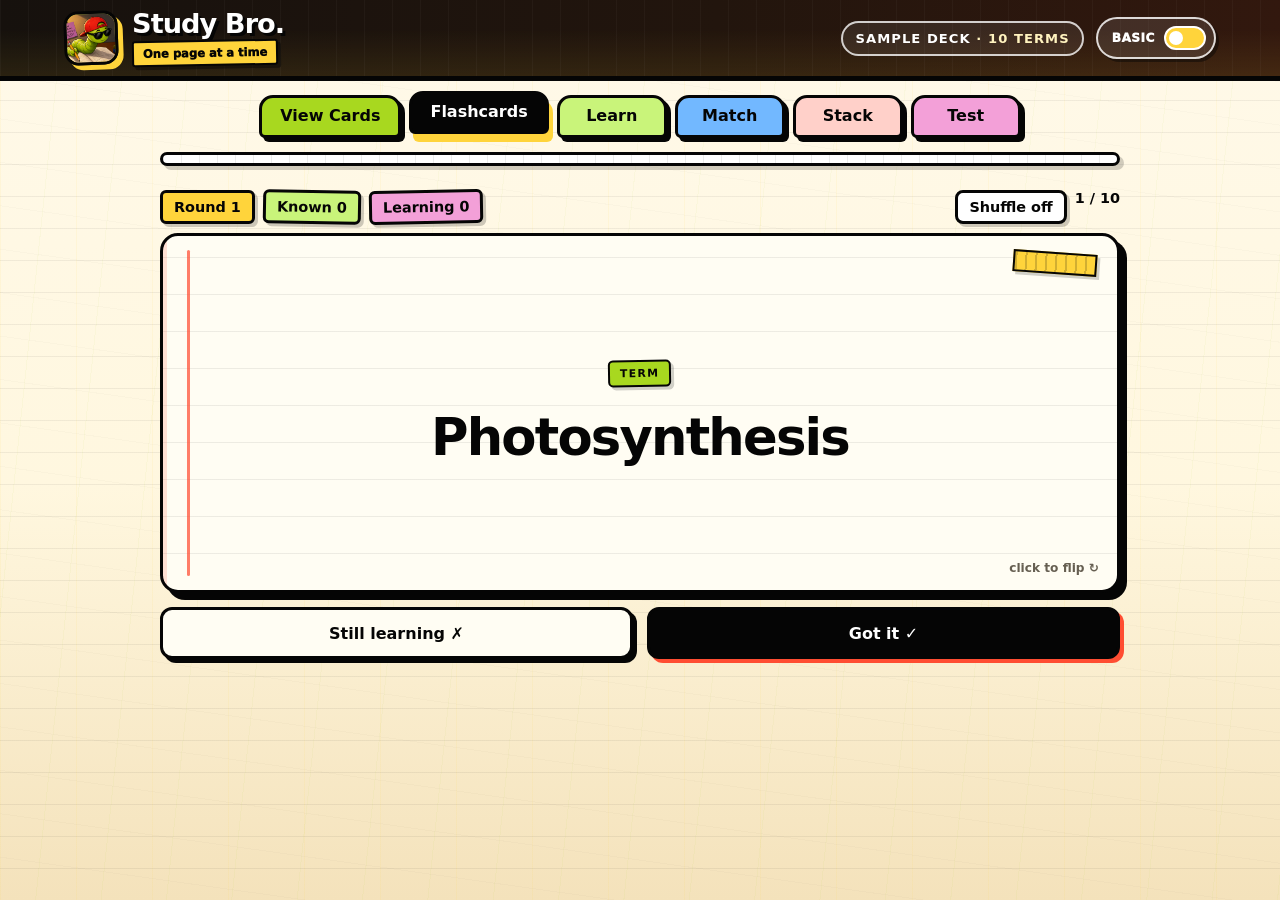
<file: index.html>
<!DOCTYPE html>
<html lang="en">
<head>
  <meta charset="UTF-8">
  <meta name="viewport" content="width=device-width, initial-scale=1.0">
  <meta name="theme-color" content="#050505">
  <title>Study Bro</title>
  <style>
    :root {
      --black: #050505;
      --white: #ffffff;
      --paper: #fff7df;
      --paper-deep: #f0dfb8;
      --paper-line: rgba(5, 5, 5, 0.06);
      --muted: #665f51;
      --yellow: #ffd43b;
      --note-pink: #f3a0d8;
      --note-blue: #72b8ff;
      --lime: #a8d81f;
      --green: #c9f47a;
      --green-dark: #315f05;
      --red: #ff4d32;
      --red-soft: #ffd0c9;
      --red-dark: #8b1111;
      --purple: #6f3fa0;
      --wood: #8b5226;
      --ink-soft: rgba(5, 5, 5, 0.72);
      --border: 3px solid var(--black);
      --radius: 18px;
      --shadow: 7px 7px 0 var(--black);
      --shadow-soft: 5px 5px 0 rgba(5, 5, 5, 0.18);
    }

    * {
      box-sizing: border-box;
    }

    body {
      margin: 0;
      min-height: 100vh;
      background:
        repeating-linear-gradient(0deg, transparent 0 31px, var(--paper-line) 31px 32px),
        repeating-linear-gradient(90deg, rgba(255, 212, 59, 0.08) 0 1px, transparent 1px 76px),
        linear-gradient(180deg, #fff9e9 0%, var(--paper) 54%, #f4e2bb 100%);
      color: var(--black);
      font-family: Inter, ui-sans-serif, system-ui, -apple-system, BlinkMacSystemFont, "Segoe UI", sans-serif;
    }

    body::before {
      content: "";
      position: fixed;
      inset: 0;
      pointer-events: none;
      z-index: -1;
      background:
        repeating-linear-gradient(8deg, transparent 0 42px, rgba(5, 5, 5, 0.025) 42px 43px),
        repeating-linear-gradient(96deg, transparent 0 64px, rgba(168, 216, 31, 0.06) 64px 65px);
      opacity: 0.75;
    }

    button {
      font: inherit;
    }

    .app-header {
      position: relative;
      isolation: isolate;
      overflow: hidden;
      background:
        linear-gradient(90deg, #16110d 0%, #22150d 56%, #32180e 100%);
      color: var(--white);
      padding: 16px clamp(18px, 5vw, 64px);
      border-bottom: 5px solid var(--black);
      display: flex;
      align-items: center;
      justify-content: space-between;
      gap: 20px;
    }

    .app-header::before {
      content: "";
      position: absolute;
      inset: 0;
      z-index: -1;
      background:
        repeating-linear-gradient(90deg, rgba(255, 255, 255, 0.045) 0 1px, transparent 1px 28px),
        linear-gradient(0deg, rgba(255, 212, 59, 0.12), transparent 62%);
      opacity: 0.72;
    }

    .brand-lockup {
      min-width: 0;
      display: flex;
      align-items: center;
      gap: 14px;
    }

    .logo-mark {
      position: relative;
      flex: 0 0 74px;
      width: 74px;
      height: 74px;
      overflow: hidden;
      border: 3px solid var(--black);
      border-radius: 19px;
      background:
        linear-gradient(135deg, var(--lime) 0 48%, var(--yellow) 48% 100%);
      color: var(--black);
      display: grid;
      place-items: center;
      box-shadow: 5px 5px 0 var(--yellow);
      font-size: 1.2rem;
      font-weight: 950;
      letter-spacing: 0;
      transform: rotate(-2deg);
    }

    .logo-mark img {
      position: absolute;
      left: -47%;
      top: -18%;
      width: 188%;
      height: 188%;
      object-fit: cover;
    }

    .brand-copy {
      min-width: 0;
      display: grid;
      gap: 5px;
    }

    .brand {
      margin: 0;
      font-size: clamp(1.65rem, 4vw, 2.25rem);
      line-height: 1;
      letter-spacing: -0.035em;
      text-shadow: 3px 3px 0 var(--black);
    }

    .brand-tagline {
      width: fit-content;
      padding: 4px 9px;
      border: 2px solid var(--black);
      border-radius: 3px;
      background: var(--yellow);
      color: var(--black);
      box-shadow: 3px 3px 0 rgba(5, 5, 5, 0.45);
      font-size: 0.72rem;
      font-weight: 950;
      letter-spacing: 0;
      transform: rotate(-1deg);
    }

    .deck-label {
      padding: 8px 12px;
      border: 2px solid rgba(255, 255, 255, 0.78);
      border-radius: 999px;
      background: rgba(255, 255, 255, 0.08);
      color: #fff3bf;
      font-size: 0.82rem;
      font-weight: 900;
      letter-spacing: 0.08em;
      text-transform: uppercase;
    }

    .deck-title {
      color: var(--white);
    }

    .shell {
      width: min(100% - 32px, 960px);
      margin: 28px auto 64px;
    }

    .shell.stack-shell {
      width: min(100% - 32px, 1180px);
    }

    .tabs {
      width: fit-content;
      max-width: 100%;
      margin: 0 auto 24px;
      padding: 0;
      border: 0;
      border-radius: 0;
      background: transparent;
      display: flex;
      gap: 8px;
    }

    .tab {
      min-width: 110px;
      padding: 11px 18px 13px;
      border: var(--border);
      border-radius: 14px 14px 6px 6px;
      background: var(--white);
      color: var(--black);
      font-weight: 850;
      cursor: pointer;
      box-shadow: 4px 4px 0 var(--black);
      transition: transform 120ms ease, box-shadow 120ms ease, background 160ms ease, color 160ms ease;
    }

    .tab[data-mode="viewCards"] { background: var(--lime); }
    .tab[data-mode="flashcards"] { background: var(--yellow); }
    .tab[data-mode="learn"] { background: var(--green); }
    .tab[data-mode="match"] { background: var(--note-blue); }
    .tab[data-mode="test"] { background: var(--note-pink); }
    .tab[data-mode="stack"] { background: var(--red-soft); }

    .tab:hover,
    .tab:focus-visible {
      transform: translate(-1px, -2px);
      box-shadow: 5px 6px 0 var(--black);
      outline: none;
    }

    .tab.active {
      background: var(--black);
      color: var(--white);
      transform: translateY(-4px);
      box-shadow: 4px 8px 0 var(--yellow);
    }

    .progress-track {
      height: 14px;
      margin-bottom: 24px;
      overflow: hidden;
      border: var(--border);
      border-radius: 999px;
      background:
        repeating-linear-gradient(90deg, rgba(5, 5, 5, 0.08) 0 1px, transparent 1px 18px),
        var(--white);
      box-shadow: 4px 4px 0 rgba(5, 5, 5, 0.18);
    }

    .progress-fill {
      width: 0;
      height: 100%;
      background:
        repeating-linear-gradient(-45deg, rgba(255, 255, 255, 0.28) 0 8px, transparent 8px 16px),
        var(--lime);
      transition: width 240ms ease;
    }

    .deck-message {
      margin-bottom: 20px;
      padding: 14px 16px;
      border: var(--border);
      border-radius: 14px;
      background: var(--red-soft);
      color: var(--red-dark);
      box-shadow: var(--shadow-soft);
      font-weight: 850;
      line-height: 1.4;
    }

    .deck-message[hidden] {
      display: none;
    }

    .mode-panel {
      display: none;
    }

    .mode-panel.active {
      display: block;
      animation: appear 220ms ease;
    }

    @keyframes appear {
      from { opacity: 0; transform: translateY(6px); }
      to { opacity: 1; transform: translateY(0); }
    }

    .status-row {
      min-height: 34px;
      margin-bottom: 14px;
      display: flex;
      align-items: center;
      justify-content: space-between;
      gap: 12px;
      font-size: 0.9rem;
      font-weight: 800;
    }

    .status-group {
      display: flex;
      flex-wrap: wrap;
      gap: 8px;
    }

    .stat {
      padding: 6px 11px;
      border: var(--border);
      border-radius: 6px;
      background: var(--yellow);
      box-shadow: 3px 3px 0 rgba(5, 5, 5, 0.2);
      font-weight: 900;
    }

    .status-group .stat:nth-child(2n) {
      background: var(--green);
      transform: rotate(1deg);
    }

    .status-group .stat:nth-child(3n) {
      background: var(--note-pink);
      transform: rotate(-1deg);
    }

    .mode-shuffle-button {
      min-height: 34px;
      padding: 6px 11px;
      border: var(--border);
      border-radius: 8px;
      background: var(--white);
      color: var(--black);
      cursor: pointer;
      font: inherit;
      font-weight: 900;
      box-shadow: 3px 3px 0 rgba(5, 5, 5, 0.2);
    }

    .mode-shuffle-button[aria-pressed="true"] {
      background: var(--yellow);
    }

    .mode-shuffle-button:hover,
    .mode-shuffle-button:focus-visible {
      outline: 3px solid var(--yellow);
      outline-offset: 2px;
    }

    .study-card {
      position: relative;
      overflow: hidden;
      width: 100%;
      min-height: 360px;
      padding: clamp(28px, 7vw, 64px);
      border: var(--border);
      border-radius: var(--radius);
      background:
        linear-gradient(90deg, rgba(255, 77, 50, 0.16) 0 4px, transparent 4px 100%),
        repeating-linear-gradient(0deg, transparent 0 36px, rgba(5, 5, 5, 0.07) 36px 37px),
        #fffdf3;
      box-shadow: var(--shadow);
      display: flex;
      flex-direction: column;
      align-items: center;
      justify-content: center;
      text-align: center;
    }

    .study-card::before {
      content: "";
      position: absolute;
      inset: 14px auto 14px 24px;
      width: 3px;
      border-radius: 999px;
      background: var(--red);
      opacity: 0.72;
    }

    .study-card::after {
      content: "";
      position: absolute;
      top: 16px;
      right: 20px;
      width: 80px;
      height: 18px;
      border: 2px solid var(--black);
      background:
        repeating-linear-gradient(90deg, rgba(5, 5, 5, 0.18) 0 2px, transparent 2px 10px),
        var(--yellow);
      transform: rotate(4deg);
      box-shadow: 3px 3px 0 rgba(5, 5, 5, 0.18);
    }

    .flashcard {
      position: relative;
      cursor: pointer;
      user-select: none;
      perspective: 1000px;
      transform-style: preserve-3d;
      will-change: transform;
    }

    .flashcard.flipping-out {
      animation: flashcardFlipOut 150ms ease-in forwards;
    }

    .flashcard.flipping-in {
      animation: flashcardFlipIn 170ms ease-out;
    }

    .flashcard:focus-visible {
      outline: 4px solid var(--yellow);
      outline-offset: 4px;
    }

    @keyframes flashcardFlipOut {
      from { transform: rotateY(0deg) scale(1); }
      to { transform: rotateY(88deg) scale(0.985); }
    }

    @keyframes flashcardFlipIn {
      from { transform: rotateY(-88deg) scale(0.985); }
      to { transform: rotateY(0deg) scale(1); }
    }

    .badge {
      position: relative;
      z-index: 1;
      display: inline-flex;
      align-items: center;
      margin-bottom: 22px;
      padding: 5px 10px;
      border: 2px solid var(--black);
      border-radius: 5px;
      background: var(--lime);
      box-shadow: 3px 3px 0 rgba(5, 5, 5, 0.18);
      font-size: 0.68rem;
      font-weight: 900;
      letter-spacing: 0.12em;
      text-transform: uppercase;
      transform: rotate(-1deg);
    }

    .card-copy {
      position: relative;
      z-index: 1;
      margin: 0;
      max-width: 720px;
      font-size: clamp(1.65rem, 5vw, 3.2rem);
      font-weight: 850;
      line-height: 1.12;
      letter-spacing: -0.035em;
    }

    .card-image {
      position: relative;
      z-index: 1;
      display: block;
      width: auto;
      max-width: min(100%, 360px);
      max-height: 190px;
      margin: 0 auto 18px;
      border: var(--border);
      border-radius: 14px;
      background: var(--white);
      box-shadow: 4px 4px 0 rgba(5, 5, 5, 0.22);
      object-fit: contain;
    }

    [data-enlarge-card-image] {
      cursor: zoom-in;
    }

    [data-enlarge-card-image]:focus-visible {
      outline: 4px solid var(--yellow);
      outline-offset: 4px;
    }

    .image-enlarge-hint {
      position: relative;
      z-index: 1;
      margin: -8px 0 12px;
      color: var(--muted);
      font-size: 0.72rem;
      font-weight: 850;
    }

    body.image-viewer-open {
      overflow: hidden;
    }

    .image-viewer {
      position: fixed;
      inset: 0;
      z-index: 1000;
      padding: 24px;
      background: rgba(5, 5, 5, 0.84);
      display: grid;
      place-items: center;
    }

    .image-viewer[hidden] {
      display: none;
    }

    .image-viewer-dialog {
      position: relative;
      width: min(94vw, 1100px, calc(100vw - 48px));
      max-height: 92dvh;
      padding: 52px 20px 20px;
      border: var(--border);
      border-radius: 18px;
      background: var(--paper);
      box-shadow: 9px 9px 0 var(--yellow);
      display: grid;
      place-items: center;
      gap: 12px;
    }

    .image-viewer-image {
      display: block;
      width: auto;
      max-width: 100%;
      max-height: calc(92dvh - 112px);
      border: 2px solid var(--black);
      border-radius: 12px;
      background: var(--white);
      object-fit: contain;
    }

    .image-viewer-caption {
      margin: 0;
      color: var(--muted);
      font-weight: 850;
      text-align: center;
    }

    .image-viewer-close {
      position: absolute;
      top: 10px;
      right: 10px;
      min-height: 38px;
      padding: 7px 12px;
      border: 2px solid var(--black);
      border-radius: 9px;
      background: var(--white);
      color: var(--black);
      font-weight: 950;
      cursor: pointer;
    }

    .image-viewer-close:hover,
    .image-viewer-close:focus-visible {
      outline: 4px solid var(--yellow);
      outline-offset: 2px;
    }

    .definition-copy {
      font-size: clamp(1.25rem, 3.4vw, 2rem);
      line-height: 1.35;
      letter-spacing: -0.02em;
    }

    .flip-note {
      position: absolute;
      z-index: 1;
      right: 18px;
      bottom: 15px;
      color: var(--muted);
      font-size: 0.76rem;
      font-weight: 750;
    }

    .actions {
      margin-top: 24px;
      display: grid;
      grid-template-columns: repeat(2, minmax(0, 1fr));
      gap: 14px;
    }

    .btn {
      min-height: 52px;
      padding: 12px 20px;
      border: var(--border);
      border-radius: 12px;
      background: #fffdf3;
      color: var(--black);
      font-weight: 900;
      cursor: pointer;
      box-shadow: 4px 4px 0 var(--black);
      transition: transform 100ms ease, box-shadow 100ms ease, background 140ms ease;
    }

    .btn:hover {
      transform: translate(-1px, -1px);
      box-shadow: 6px 6px 0 var(--black);
    }

    .btn:active {
      transform: translate(3px, 3px);
      box-shadow: 1px 1px 0 var(--black);
    }

    .btn:focus-visible,
    .answer:focus-visible,
    .test-option:focus-visible,
    .test-answer-chip:focus-visible,
    .test-drop-zone:focus-visible,
    .stack-answer:focus-visible,
    .match-card:focus-visible {
      outline: 4px solid var(--yellow);
      outline-offset: 3px;
    }

    .btn-dark {
      background: var(--black);
      color: var(--white);
      box-shadow: 4px 4px 0 var(--red);
    }

    .btn-yellow {
      background:
        linear-gradient(90deg, rgba(255, 255, 255, 0.35), transparent 64%),
        var(--yellow);
    }

    .learn-prompt {
      min-height: 210px;
      margin-bottom: 18px;
    }

    .answers {
      display: grid;
      grid-template-columns: repeat(2, minmax(0, 1fr));
      gap: 14px;
    }

    .learn-controls {
      margin-top: 16px;
      display: grid;
      grid-template-columns: repeat(2, minmax(0, 1fr));
      gap: 14px;
    }

    .learn-feedback {
      min-height: 24px;
      margin: 14px 0 0;
      color: var(--muted);
      font-weight: 820;
      line-height: 1.35;
    }

    .learn-feedback strong {
      color: var(--black);
    }

    .answer {
      min-height: 94px;
      padding: 18px;
      border: var(--border);
      border-radius: 13px;
      background:
        repeating-linear-gradient(0deg, transparent 0 28px, rgba(5, 5, 5, 0.05) 28px 29px),
        #fffdf3;
      color: var(--black);
      font-weight: 750;
      line-height: 1.35;
      text-align: left;
      cursor: pointer;
      box-shadow: var(--shadow-soft);
      transition: transform 120ms ease, box-shadow 120ms ease, background 150ms ease;
    }

    .answer:hover:not(:disabled) {
      transform: translate(-1px, -2px);
      box-shadow: 6px 6px 0 rgba(5, 5, 5, 0.22);
    }

    .answer:disabled {
      cursor: default;
      opacity: 1;
    }

    .answer.correct {
      border-color: var(--green-dark);
      background: var(--green);
      color: var(--green-dark);
    }

    .answer.wrong {
      border-color: var(--red-dark);
      background: var(--red-soft);
      color: var(--red-dark);
    }

    .view-cards-list {
      display: grid;
      gap: 12px;
    }

    .view-cards-toolbar {
      margin-bottom: 16px;
      display: flex;
      align-items: center;
      justify-content: space-between;
      gap: 12px;
    }

    .local-save-status {
      color: var(--muted);
      font-size: 0.82rem;
      font-weight: 850;
    }

    .card-editor {
      margin-bottom: 18px;
      padding: 18px;
      border: var(--border);
      border-radius: 14px;
      background:
        repeating-linear-gradient(0deg, transparent 0 30px, rgba(5, 5, 5, 0.045) 30px 31px),
        #fffdf3;
      box-shadow: var(--shadow-soft);
    }

    .card-editor h2 {
      margin: 0 0 14px;
      font-size: 1.25rem;
      letter-spacing: -0.025em;
    }

    .card-editor-fields {
      display: grid;
      grid-template-columns: minmax(180px, 0.42fr) minmax(0, 1fr);
      gap: 12px;
    }

    .card-editor-field {
      display: grid;
      gap: 6px;
      color: var(--muted);
      font-size: 0.78rem;
      font-weight: 900;
      letter-spacing: 0.06em;
      text-transform: uppercase;
    }

    .card-editor-field input,
    .card-editor-field textarea {
      width: 100%;
      min-height: 48px;
      padding: 11px 12px;
      border: var(--border);
      border-radius: 10px;
      background: var(--white);
      color: var(--black);
      font: inherit;
      font-weight: 720;
      letter-spacing: 0;
      line-height: 1.35;
      text-transform: none;
    }

    .card-editor-field textarea {
      min-height: 82px;
      resize: vertical;
    }

    .card-image-picker {
      grid-column: 1 / -1;
      display: grid;
      grid-template-columns: minmax(180px, 0.42fr) minmax(0, 1fr);
      gap: 12px;
      align-items: center;
    }

    .card-image-picker input[type="file"] {
      min-height: 48px;
      padding: 9px;
      border: var(--border);
      border-radius: 10px;
      background: var(--white);
      color: var(--black);
      font: inherit;
      font-size: 0.82rem;
      font-weight: 800;
      text-transform: none;
    }

    .card-image-preview {
      min-height: 88px;
      padding: 10px;
      border: 2px dashed var(--black);
      border-radius: 12px;
      background: rgba(255, 212, 59, 0.12);
      color: var(--muted);
      display: flex;
      align-items: center;
      justify-content: center;
      gap: 12px;
      font-size: 0.82rem;
      font-weight: 800;
      text-align: center;
    }

    .card-image-preview img {
      display: block;
      width: auto;
      max-width: 180px;
      max-height: 120px;
      border: 2px solid var(--black);
      border-radius: 9px;
      background: var(--white);
      object-fit: contain;
    }

    .card-image-preview[aria-busy="true"] {
      opacity: 0.68;
    }

    .card-editor-field input:focus,
    .card-editor-field textarea:focus,
    .card-image-picker input[type="file"]:focus {
      outline: 4px solid var(--yellow);
      outline-offset: 2px;
    }

    .card-editor-actions {
      margin-top: 14px;
      display: flex;
      justify-content: flex-end;
      gap: 10px;
    }

    .view-card-row {
      overflow: hidden;
      border: var(--border);
      border-radius: 14px;
      background:
        repeating-linear-gradient(0deg, transparent 0 30px, rgba(5, 5, 5, 0.045) 30px 31px),
        #fffdf3;
      box-shadow: var(--shadow-soft);
      display: grid;
      grid-template-columns: minmax(170px, 0.38fr) minmax(0, 1fr) auto;
    }

    .view-card-term,
    .view-card-definition {
      padding: 16px 18px;
      line-height: 1.35;
    }

    .view-card-term {
      border-right: var(--border);
      background: var(--yellow);
      font-weight: 950;
    }

    .view-card-definition {
      color: var(--ink-soft);
      font-weight: 720;
    }

    .view-card-image {
      display: block;
      width: auto;
      max-width: 150px;
      max-height: 110px;
      margin: 10px 18px 14px;
      border: 2px solid var(--black);
      border-radius: 10px;
      background: var(--white);
      object-fit: contain;
    }

    .view-card-actions {
      padding: 10px;
      border-left: var(--border);
      display: flex;
      align-items: center;
      justify-content: center;
      gap: 8px;
    }

    .edit-card-button,
    .restore-card-button,
    .delete-card-button,
    .confirm-delete-button {
      min-height: 42px;
      padding: 8px 12px;
      border: 2px solid var(--red-dark);
      border-radius: 9px;
      background: var(--red-soft);
      color: var(--red-dark);
      font-weight: 900;
      cursor: pointer;
    }

    .edit-card-button,
    .restore-card-button {
      border-color: var(--black);
      background: var(--white);
      color: var(--black);
    }

    .cancel-delete-button {
      min-height: 42px;
      padding: 8px 12px;
      border: 2px solid var(--black);
      border-radius: 9px;
      background: var(--white);
      color: var(--black);
      font-weight: 900;
      cursor: pointer;
    }

    .edit-card-button:hover,
    .edit-card-button:focus-visible,
    .restore-card-button:hover,
    .restore-card-button:focus-visible,
    .delete-card-button:hover,
    .delete-card-button:focus-visible,
    .confirm-delete-button:hover,
    .confirm-delete-button:focus-visible,
    .cancel-delete-button:hover,
    .cancel-delete-button:focus-visible {
      outline: 3px solid var(--yellow);
      outline-offset: 2px;
    }

    .match-toolbar {
      margin-bottom: 18px;
      display: flex;
      align-items: center;
      justify-content: space-between;
      gap: 12px;
    }

    .match-grid {
      display: grid;
      grid-template-columns: repeat(3, minmax(0, 1fr));
      gap: 13px;
    }

    .match-card {
      min-height: 134px;
      padding: 14px;
      border: var(--border);
      border-radius: 13px;
      background: #fffdf3;
      color: var(--black);
      font-weight: 760;
      line-height: 1.25;
      cursor: pointer;
      display: flex;
      flex-direction: column;
      align-items: flex-start;
      justify-content: space-between;
      gap: 12px;
      text-align: left;
      box-shadow: var(--shadow-soft);
      transition: transform 120ms ease, box-shadow 120ms ease, background 150ms ease, opacity 200ms ease;
    }

    .match-card-image {
      display: block;
      width: auto;
      max-width: 100%;
      max-height: 76px;
      margin-inline: auto;
      border: 2px solid var(--black);
      border-radius: 8px;
      background: var(--white);
      object-fit: contain;
    }

    .match-card:hover:not(:disabled) {
      transform: translate(-1px, -2px);
      box-shadow: 6px 6px 0 rgba(5, 5, 5, 0.22);
    }

    .match-card.selected {
      background: var(--yellow);
    }

    .match-card.matched {
      border-color: var(--green-dark);
      background: var(--green);
      color: var(--green-dark);
      cursor: default;
    }

    .match-card.wrong {
      border-color: var(--red-dark);
      background: var(--red-soft);
      color: var(--red-dark);
    }

    .mini-badge {
      padding: 3px 7px;
      border: 2px solid currentColor;
      border-radius: 5px;
      background: rgba(255, 255, 255, 0.45);
      font-size: 0.57rem;
      font-weight: 900;
      letter-spacing: 0.1em;
      text-transform: uppercase;
    }

    .completion {
      position: relative;
      overflow: hidden;
      min-height: 430px;
      padding: 40px 24px;
      border: var(--border);
      border-radius: var(--radius);
      background:
        linear-gradient(90deg, rgba(255, 77, 50, 0.14) 0 5px, transparent 5px),
        repeating-linear-gradient(0deg, transparent 0 34px, rgba(5, 5, 5, 0.06) 34px 35px),
        #fffdf3;
      box-shadow: var(--shadow);
      display: flex;
      flex-direction: column;
      align-items: center;
      justify-content: center;
      text-align: center;
    }

    .completion::before {
      content: "";
      position: absolute;
      top: 18px;
      left: 18px;
      width: 76px;
      height: 76px;
      border: 3px solid var(--black);
      border-radius: 18px;
      background-image: url("Logo1.png");
      background-size: 190%;
      background-position: 45% 20%;
      box-shadow: 4px 4px 0 var(--yellow);
      transform: rotate(-4deg);
    }

    .completion > * {
      position: relative;
      z-index: 1;
    }

    .completion-mark {
      width: 92px;
      height: 92px;
      margin-bottom: 20px;
      border: var(--border);
      border-radius: 22px;
      background:
        linear-gradient(135deg, var(--lime), var(--yellow));
      box-shadow: 5px 5px 0 var(--black);
      display: grid;
      place-items: center;
      font-size: 2rem;
      font-weight: 950;
      transform: rotate(-2deg);
    }

    .completion h2 {
      margin: 0 0 10px;
      font-size: clamp(2rem, 7vw, 3.7rem);
      letter-spacing: -0.055em;
    }

    .completion p {
      margin: 0 0 26px;
      color: var(--muted);
      font-weight: 700;
    }

    .completion .btn {
      min-width: 190px;
    }

    .test-shell {
      display: grid;
      gap: 18px;
    }

    .test-builder {
      display: grid;
      gap: 16px;
    }

    .test-builder-grid {
      display: grid;
      grid-template-columns: repeat(2, minmax(0, 1fr));
      gap: 14px;
    }

    .test-builder fieldset {
      margin: 0;
      padding: 14px;
      border: 2px solid var(--black);
      border-radius: 14px;
      background: rgba(255, 255, 255, 0.72);
      display: grid;
      gap: 9px;
    }

    .test-builder legend {
      padding: 0 6px;
      font-weight: 950;
    }

    .test-builder label {
      display: flex;
      gap: 9px;
      align-items: flex-start;
      font-weight: 760;
      line-height: 1.3;
    }

    .test-builder input,
    .test-builder select {
      accent-color: var(--black);
    }

    .test-card-selector {
      max-height: 250px;
      overflow: auto;
      padding: 10px;
      border: 2px dashed var(--black);
      border-radius: 12px;
      display: grid;
      gap: 8px;
    }

    .test-builder-error {
      margin: 0;
      color: var(--red-dark);
      font-weight: 900;
    }

    .test-intro,
    .test-card,
    .test-results {
      position: relative;
      overflow: hidden;
      border: var(--border);
      border-radius: var(--radius);
      background:
        repeating-linear-gradient(0deg, transparent 0 32px, rgba(5, 5, 5, 0.055) 32px 33px),
        #fffdf3;
      box-shadow: var(--shadow);
    }

    .test-intro,
    .test-results {
      padding: clamp(22px, 4vw, 34px);
    }

    .test-intro {
      display: flex;
      align-items: center;
      justify-content: space-between;
      gap: 18px;
    }

    .test-intro h2,
    .test-results h2 {
      margin: 0 0 8px;
      font-size: clamp(2rem, 6vw, 3.2rem);
      line-height: 1;
      letter-spacing: -0.055em;
    }

    .test-intro p,
    .test-results p {
      margin: 0;
      color: var(--muted);
      font-weight: 760;
      line-height: 1.4;
    }

    .test-card {
      padding: clamp(18px, 4vw, 28px);
    }

    .test-question-header {
      margin-bottom: 15px;
      display: flex;
      align-items: center;
      justify-content: space-between;
      gap: 12px;
    }

    .test-question-header strong {
      font-size: 1.05rem;
      line-height: 1.25;
    }

    .test-prompt {
      margin: 0 0 14px;
      font-size: clamp(1.25rem, 3vw, 1.75rem);
      font-weight: 850;
      line-height: 1.2;
      letter-spacing: -0.02em;
    }

    .test-options {
      display: grid;
      gap: 10px;
    }

    .test-option {
      min-height: 58px;
      padding: 13px 14px;
      border: var(--border);
      border-radius: 14px;
      background: #fffdf3;
      color: var(--black);
      cursor: pointer;
      display: grid;
      grid-template-columns: 22px 1fr;
      gap: 10px;
      align-items: center;
      font-weight: 760;
      line-height: 1.3;
      text-align: left;
      box-shadow: var(--shadow-soft);
    }

    .test-option input {
      width: 18px;
      height: 18px;
      accent-color: var(--black);
    }

    .test-option:has(input:checked) {
      background: var(--yellow);
    }

    .test-match-row {
      display: grid;
      grid-template-columns: minmax(150px, 0.72fr) minmax(0, 1fr);
      gap: 12px;
      align-items: center;
    }

    .test-match-section {
      display: grid;
      gap: 18px;
    }

    .test-match-board {
      display: grid;
      gap: 12px;
    }

    .test-match-term {
      font-weight: 900;
      line-height: 1.25;
    }

    .test-drop-zone {
      min-height: 62px;
      padding: 10px;
      border: var(--border);
      border-radius: 14px;
      background: #fffdf3;
      color: var(--black);
      cursor: pointer;
      display: flex;
      align-items: center;
      line-height: 1.3;
      text-align: left;
    }

    .test-drop-zone.empty {
      border-style: dashed;
      color: var(--muted);
      font-weight: 800;
    }

    .test-drop-zone.drag-over {
      background: var(--yellow);
    }

    .test-answer-bank {
      padding: 14px;
      border: 2px dashed var(--black);
      border-radius: 16px;
      background: rgba(168, 216, 31, 0.12);
      display: flex;
      flex-wrap: wrap;
      gap: 10px;
      align-items: flex-start;
      min-height: 86px;
    }

    .test-answer-bank.drag-over {
      background: var(--yellow);
    }

    .test-answer-chip {
      min-height: 44px;
      padding: 10px 12px;
      border: var(--border);
      border-radius: 14px;
      background: var(--yellow);
      color: var(--black);
      cursor: grab;
      box-shadow: 3px 3px 0 var(--black);
      font-weight: 760;
      line-height: 1.25;
      text-align: left;
      touch-action: manipulation;
      transition: transform 120ms ease, box-shadow 120ms ease;
    }

    .test-match-select {
      display: none;
      width: 100%;
      min-height: 48px;
      margin-top: 8px;
      padding: 9px;
      border: 2px solid var(--black);
      border-radius: 10px;
      background: var(--white);
      color: var(--black);
      font: inherit;
      font-weight: 760;
    }

    .test-answer-chip:hover {
      transform: translateY(-1px);
      box-shadow: 4px 4px 0 var(--black);
    }

    .test-answer-chip.dragging {
      opacity: 0.62;
      cursor: grabbing;
    }

    .test-answer-chip.selected {
      background: var(--yellow);
    }

    .test-drop-zone .test-answer-chip {
      width: 100%;
      box-shadow: none;
      cursor: grab;
    }

    .test-actions,
    .test-result-actions {
      display: flex;
      flex-wrap: wrap;
      gap: 12px;
    }

    .test-score {
      margin: 18px 0;
      display: grid;
      grid-template-columns: repeat(4, minmax(0, 1fr));
      gap: 10px;
    }

    .test-score .stat {
      border-radius: 14px;
      text-align: center;
    }

    .test-review {
      margin-top: 20px;
      display: grid;
      gap: 12px;
    }

    .test-review-item {
      padding: 14px;
      border: var(--border);
      border-radius: 15px;
      background: #fffdf3;
    }

    .test-review-item.correct {
      border-color: var(--green-dark);
      background: var(--green);
      color: var(--green-dark);
    }

    .test-review-item.wrong {
      border-color: var(--red-dark);
      background: var(--red);
      color: var(--red-dark);
    }

    .test-review-item h3 {
      margin: 0 0 8px;
      font-size: 1rem;
      line-height: 1.25;
    }

    .test-review-item p {
      margin: 4px 0 0;
      color: inherit;
      font-size: 0.92rem;
      font-weight: 760;
      line-height: 1.35;
    }

    .test-results::before,
    .stack-end-state::before {
      content: "One page at a time";
      position: absolute;
      top: 16px;
      right: 18px;
      padding: 5px 9px;
      border: 2px solid var(--black);
      border-radius: 4px;
      background: var(--yellow);
      color: var(--black);
      box-shadow: 3px 3px 0 rgba(5, 5, 5, 0.2);
      font-size: 0.7rem;
      font-weight: 950;
      pointer-events: none;
      transform: rotate(2deg);
    }

    .stack-game {
      display: grid;
      grid-template-columns: minmax(300px, 380px) minmax(0, 1fr);
      gap: 22px;
      align-items: start;
    }

    .stack-panel,
    .stack-stage-card {
      border: var(--border);
      border-radius: 18px;
      background:
        repeating-linear-gradient(0deg, transparent 0 30px, rgba(5, 5, 5, 0.05) 30px 31px),
        #fffdf3;
      box-shadow: var(--shadow);
    }

    .stack-panel {
      padding: 20px;
    }

    .stack-stage-card {
      overflow: hidden;
    }

    .stack-stats {
      margin-bottom: 15px;
      display: flex;
      flex-wrap: wrap;
      gap: 8px;
      font-size: 0.83rem;
      font-weight: 850;
    }

    .stack-question {
      margin: 0 0 16px;
      font-size: clamp(1.55rem, 3vw, 2.35rem);
      font-weight: 900;
      line-height: 1.08;
      letter-spacing: -0.035em;
    }

    .stack-answer-grid {
      display: grid;
      gap: 10px;
    }

    .stack-answer {
      width: 100%;
      min-height: 68px;
      padding: 13px 14px;
      border: var(--border);
      border-radius: 13px;
      background: #fffdf3;
      color: var(--black);
      font-weight: 780;
      line-height: 1.25;
      text-align: left;
      cursor: pointer;
      transition: transform 120ms ease, background 150ms ease;
    }

    .stack-answer:hover:not(:disabled) {
      transform: translateY(-2px);
    }

    .stack-answer:disabled {
      cursor: default;
    }

    .stack-answer.correct {
      border-color: var(--green-dark);
      background: var(--green);
      color: var(--green-dark);
    }

    .stack-answer.wrong {
      border-color: var(--red-dark);
      background: var(--red-soft);
      color: var(--red-dark);
    }

    .stack-feedback {
      min-height: 45px;
      margin: 14px 0 0;
      color: var(--muted);
      font-weight: 800;
      line-height: 1.35;
    }

    .stack-feedback strong {
      color: var(--black);
    }

    .stack-preview {
      margin-top: 16px;
      padding: 14px;
      border: 2px dashed var(--black);
      border-radius: 15px;
      background: rgba(255, 212, 59, 0.14);
      display: grid;
      grid-template-columns: 60px 1fr;
      gap: 12px;
      align-items: center;
    }

    .stack-preview.empty {
      color: var(--muted);
      display: block;
      font-weight: 800;
    }

    .stack-preview-shape {
      width: 52px;
      height: 38px;
      border: 2px solid var(--black);
      background: var(--yellow);
    }

    .stack-preview h3 {
      margin: 0 0 2px;
      font-size: 1rem;
      line-height: 1.1;
    }

    .stack-preview p {
      margin: 0;
      color: var(--muted);
      font-size: 0.82rem;
      font-weight: 800;
      line-height: 1.3;
    }

    .stack-controls {
      margin-top: 16px;
      display: grid;
      grid-template-columns: 1fr;
      gap: 10px;
    }

    .stack-stage-toolbar {
      padding: 13px 16px;
      border-bottom: var(--border);
      background: var(--yellow);
      display: flex;
      align-items: center;
      justify-content: space-between;
      gap: 12px;
      font-size: 0.86rem;
      font-weight: 850;
    }

    .stack-stage {
      position: relative;
      height: min(58vh, 560px);
      min-height: 430px;
      overflow: hidden;
      background:
        linear-gradient(rgba(5, 5, 5, 0.07) 1px, transparent 1px),
        linear-gradient(90deg, rgba(5, 5, 5, 0.07) 1px, transparent 1px),
        linear-gradient(90deg, rgba(255, 77, 50, 0.14) 0 4px, transparent 4px),
        #fffdf3;
      background-size: 34px 34px, 34px 34px, 100% 100%, auto;
      touch-action: none;
    }

    .stack-stage canvas {
      position: absolute !important;
      inset: 0;
      width: 100% !important;
      height: 100% !important;
      z-index: 1;
    }

    .stack-drop-hint {
      position: absolute;
      left: 50%;
      bottom: 30px;
      z-index: 2;
      width: min(42%, 320px);
      height: 22px;
      transform: translateX(-50%);
      border: 2px solid var(--black);
      border-radius: 999px;
      background: var(--black);
      box-shadow: 0 6px 0 rgba(5, 5, 5, 0.12);
      pointer-events: none;
    }

    .stack-token-layer {
      position: absolute;
      inset: 0;
      z-index: 4;
      pointer-events: none;
    }

    .stack-token {
      position: absolute;
      border: 2px solid var(--black);
      border-radius: 8px;
      box-shadow: 4px 4px 0 rgba(5, 5, 5, 0.28);
      cursor: grab;
      pointer-events: auto;
      touch-action: none;
    }

    .stack-token:focus-visible {
      outline: 4px solid var(--yellow);
      outline-offset: 4px;
    }

    .stack-token.dragging {
      cursor: grabbing;
      box-shadow: 6px 6px 0 rgba(5, 5, 5, 0.28);
    }

    .stack-token.circle {
      border-radius: 50%;
    }

    .stack-overlay {
      position: absolute;
      inset: 0;
      z-index: 6;
      padding: 24px;
      background: rgba(244, 244, 240, 0.88);
      display: none;
      align-items: center;
      justify-content: center;
      text-align: center;
    }

    .stack-overlay.active {
      display: flex;
    }

    .stack-end-state {
      position: relative;
      overflow: hidden;
      width: min(100%, 440px);
      padding: 28px;
      border: var(--border);
      border-radius: 18px;
      background: var(--white);
      box-shadow: var(--shadow);
    }

    .stack-end-state h2 {
      margin: 0 0 8px;
      font-size: clamp(2rem, 5vw, 3.2rem);
      line-height: 1;
      letter-spacing: -0.05em;
    }

    .stack-end-state p {
      margin: 0 0 20px;
      color: var(--muted);
      font-weight: 800;
      line-height: 1.35;
    }

    .stack-end-actions {
      display: grid;
      grid-template-columns: repeat(2, minmax(0, 1fr));
      gap: 10px;
    }

    .header-actions {
      margin-left: auto;
      display: flex;
      align-items: center;
      justify-content: flex-end;
      gap: 12px;
    }

    .theme-toggle {
      flex: 0 0 auto;
      min-height: 42px;
      padding: 6px 8px 6px 14px;
      border: 2px solid rgba(255, 255, 255, 0.82);
      border-radius: 999px;
      background: rgba(255, 255, 255, 0.1);
      color: var(--white);
      display: inline-flex;
      align-items: center;
      gap: 9px;
      font-size: 0.76rem;
      font-weight: 950;
      letter-spacing: 0.04em;
      text-transform: uppercase;
      cursor: pointer;
      box-shadow: 3px 3px 0 rgba(5, 5, 5, 0.45);
      transition: transform 120ms ease, box-shadow 120ms ease, background 160ms ease, color 160ms ease;
    }

    .theme-toggle:hover,
    .theme-toggle:focus-visible {
      transform: translate(-1px, -1px);
      box-shadow: 4px 4px 0 rgba(5, 5, 5, 0.58);
      outline: none;
    }

    .theme-toggle-track {
      position: relative;
      width: 42px;
      height: 24px;
      border: 2px solid currentColor;
      border-radius: 999px;
      background: var(--yellow);
    }

    .theme-toggle-thumb {
      position: absolute;
      top: 3px;
      left: 3px;
      width: 14px;
      height: 14px;
      border-radius: 50%;
      background: currentColor;
      transition: transform 160ms ease;
    }

    body.plain-theme {
      --black: #000000;
      --white: #ffffff;
      --paper: #ffffff;
      --paper-deep: #ffffff;
      --paper-line: #e4e4e4;
      --muted: #4a4a4a;
      --yellow: #ffffff;
      --note-pink: #ffffff;
      --note-blue: #ffffff;
      --lime: #ffffff;
      --green: #ffffff;
      --green-dark: #000000;
      --red: #ffffff;
      --red-soft: #ffffff;
      --red-dark: #000000;
      --semantic-green-bg: #e6f4ea;
      --semantic-green-text: #0b5d2a;
      --semantic-red-bg: #fde8e8;
      --semantic-red-text: #8a1c1c;
      --purple: #000000;
      --wood: #000000;
      --ink-soft: #000000;
      --border: 2px solid #000000;
      --radius: 6px;
      --shadow: none;
      --shadow-soft: none;
      background: #ffffff;
      color: #000000;
    }

    body.plain-theme::before,
    body.plain-theme .app-header::before,
    body.plain-theme .study-card::before,
    body.plain-theme .study-card::after,
    body.plain-theme .completion::before,
    body.plain-theme .test-results::before,
    body.plain-theme .stack-end-state::before {
      display: none;
    }

    body.plain-theme .app-header {
      overflow: visible;
      background: #ffffff;
      color: #000000;
      border-bottom: 2px solid #000000;
    }

    body.plain-theme .brand,
    body.plain-theme .card-copy,
    body.plain-theme .definition-copy,
    body.plain-theme .completion h2,
    body.plain-theme .test-intro h2,
    body.plain-theme .test-results h2,
    body.plain-theme .stack-question,
    body.plain-theme .stack-end-state h2 {
      letter-spacing: 0;
      text-shadow: none;
    }

    body.plain-theme .logo-mark,
    body.plain-theme .brand-tagline,
    body.plain-theme .deck-label,
    body.plain-theme .theme-toggle,
    body.plain-theme .tab,
    body.plain-theme .progress-track,
    body.plain-theme .deck-message,
    body.plain-theme .stat,
    body.plain-theme .study-card,
    body.plain-theme .badge,
    body.plain-theme .btn,
    body.plain-theme .answer,
    body.plain-theme .match-card,
    body.plain-theme .view-card-row,
    body.plain-theme .card-editor,
    body.plain-theme .card-editor-field input,
    body.plain-theme .card-editor-field textarea,
    body.plain-theme .card-image-picker input[type="file"],
    body.plain-theme .card-image-preview,
    body.plain-theme .edit-card-button,
    body.plain-theme .restore-card-button,
    body.plain-theme .delete-card-button,
    body.plain-theme .confirm-delete-button,
    body.plain-theme .cancel-delete-button,
    body.plain-theme .view-card-term,
    body.plain-theme .completion,
    body.plain-theme .completion-mark,
    body.plain-theme .test-intro,
    body.plain-theme .test-card,
    body.plain-theme .test-results,
    body.plain-theme .test-option,
    body.plain-theme .test-drop-zone,
    body.plain-theme .test-answer-bank,
    body.plain-theme .test-answer-chip,
    body.plain-theme .test-review-item,
    body.plain-theme .stack-panel,
    body.plain-theme .stack-stage-card,
    body.plain-theme .stack-answer,
    body.plain-theme .stack-preview,
    body.plain-theme .stack-preview-shape,
    body.plain-theme .stack-stage-toolbar,
    body.plain-theme .stack-end-state {
      border-color: #000000;
      border-radius: 6px;
      background: #ffffff;
      color: #000000;
      box-shadow: none;
      transform: none;
    }

    body.plain-theme .logo-mark img,
    body.plain-theme .completion::before {
      filter: grayscale(1) contrast(1.35);
    }

    body.plain-theme .tab.active,
    body.plain-theme .btn-dark,
    body.plain-theme .progress-fill,
    body.plain-theme .stack-drop-hint {
      background: #000000;
      color: #ffffff;
    }

    body.plain-theme .theme-toggle {
      border-color: #000000;
      color: #000000;
    }

    body.plain-theme .theme-toggle-track {
      background: #000000;
    }

    body.plain-theme .theme-toggle-thumb {
      background: #ffffff;
      transform: translateX(18px);
    }

    body.plain-theme .study-card,
    body.plain-theme .answer,
    body.plain-theme .view-card-row,
    body.plain-theme .completion,
    body.plain-theme .test-intro,
    body.plain-theme .test-card,
    body.plain-theme .test-results,
    body.plain-theme .stack-panel,
    body.plain-theme .stack-stage-card,
    body.plain-theme .stack-stage {
      background-image: none;
    }

    body.plain-theme .answer.correct,
    body.plain-theme .match-card.matched,
    body.plain-theme .test-review-item.correct,
    body.plain-theme .stack-answer.correct,
    body.plain-theme .learn-feedback.feedback-correct,
    body.plain-theme .stack-feedback.feedback-correct,
    body.plain-theme .stack-panel:has(.stack-answer.correct) .stack-feedback,
    body.plain-theme .stack-end-state.success,
    body.plain-theme #knownButton {
      border-color: var(--semantic-green-text);
      border-style: double;
      background: var(--semantic-green-bg);
      color: var(--semantic-green-text);
    }

    body.plain-theme .answer.wrong,
    body.plain-theme .match-card.wrong,
    body.plain-theme .test-review-item.wrong,
    body.plain-theme .stack-answer.wrong,
    body.plain-theme .learn-feedback.feedback-wrong,
    body.plain-theme .stack-feedback.feedback-wrong,
    body.plain-theme .stack-feedback.feedback-error,
    body.plain-theme .stack-panel:has(.stack-answer.wrong) .stack-feedback,
    body.plain-theme .stack-end-state.error,
    body.plain-theme .test-builder-error,
    body.plain-theme .deck-message,
    body.plain-theme #missedButton {
      border-color: var(--semantic-red-text);
      border-style: dashed;
      background: var(--semantic-red-bg);
      color: var(--semantic-red-text);
    }

    body.plain-theme .learn-feedback.feedback-correct,
    body.plain-theme .learn-feedback.feedback-wrong,
    body.plain-theme .stack-feedback.feedback-correct,
    body.plain-theme .stack-feedback.feedback-wrong,
    body.plain-theme .stack-feedback.feedback-error,
    body.plain-theme .stack-panel:has(.stack-answer.correct) .stack-feedback,
    body.plain-theme .stack-panel:has(.stack-answer.wrong) .stack-feedback,
    body.plain-theme .test-builder-error {
      padding: 9px 11px;
      border-width: 2px;
      border-style: solid;
      border-radius: 4px;
    }

    body.plain-theme .learn-feedback.feedback-correct strong,
    body.plain-theme .stack-feedback.feedback-correct strong,
    body.plain-theme .stack-panel:has(.stack-answer.correct) .stack-feedback strong {
      color: var(--semantic-green-text);
    }

    body.plain-theme .learn-feedback.feedback-wrong strong,
    body.plain-theme .stack-feedback.feedback-wrong strong,
    body.plain-theme .stack-feedback.feedback-error strong,
    body.plain-theme .stack-panel:has(.stack-answer.wrong) .stack-feedback strong {
      color: var(--semantic-red-text);
    }

    /*
      Keep the controls for the fixed study modes inside a typical laptop
      viewport. Long-form modes (the term list and tests) intentionally retain
      their natural document scrolling.
    */
    @media (min-width: 701px) and (max-height: 900px) {
      .app-header {
        padding-block: 10px;
      }

      .logo-mark {
        flex-basis: 54px;
        width: 54px;
        height: 54px;
        border-radius: 14px;
      }

      .brand-copy {
        gap: 3px;
      }

      .brand {
        font-size: 1.7rem;
      }

      .shell {
        margin-top: 14px;
        margin-bottom: 28px;
      }

      .tabs {
        margin-bottom: 14px;
      }

      .tab {
        padding-block: 8px 10px;
      }

      .status-row {
        margin-bottom: 9px;
      }

      #flashcardsPanel .study-card {
        min-height: clamp(260px, calc(100dvh - 330px), 360px);
        padding-block: 26px;
      }

      #flashcardsPanel .card-image {
        max-height: 110px;
        margin-bottom: 10px;
      }

      #learnPanel .card-image {
        max-height: 72px;
        margin-bottom: 6px;
      }

      #flashcardsPanel .actions {
        margin-top: 14px;
      }

      #learnPanel .learn-prompt {
        min-height: clamp(130px, calc(100dvh - 600px), 190px);
        margin-bottom: 8px;
        padding-block: 18px;
      }

      #learnPanel .answers {
        gap: 8px;
      }

      #learnPanel .answer {
        min-height: 62px;
        padding: 9px 13px;
      }

      #learnPanel .learn-controls {
        margin-top: 10px;
      }

      #learnPanel .learn-feedback {
        margin-top: 9px;
      }

      .stack-game {
        gap: 14px;
      }

      .stack-panel {
        padding: 14px;
      }

      .stack-stats {
        margin-bottom: 9px;
      }

      .stack-question {
        margin-bottom: 10px;
        font-size: clamp(1.3rem, 2.4vw, 1.9rem);
      }

      .stack-answer-grid {
        grid-template-columns: repeat(2, minmax(0, 1fr));
        gap: 8px;
      }

      .stack-answer {
        min-height: 56px;
        padding: 9px 10px;
        font-size: 0.9rem;
      }

      .stack-feedback {
        min-height: 38px;
        margin-top: 9px;
        font-size: 0.9rem;
      }

      .stack-preview {
        margin-top: 9px;
        padding: 9px;
      }

      .stack-controls {
        margin-top: 9px;
      }

      .stack-controls .btn {
        min-height: 44px;
        padding-block: 8px;
      }

      .stack-stage-toolbar {
        padding-block: 9px;
      }

      .stack-stage {
        height: clamp(330px, calc(100dvh - 245px), 540px);
        min-height: 330px;
      }
    }

    @media (max-width: 700px) {
      html,
      body {
        max-width: 100%;
        overflow-x: clip;
      }

      body {
        min-height: 100dvh;
        padding-bottom: env(safe-area-inset-bottom);
      }

      .app-header {
        min-height: calc(64px + env(safe-area-inset-top));
        padding: calc(8px + env(safe-area-inset-top)) max(12px, env(safe-area-inset-right)) 8px max(12px, env(safe-area-inset-left));
        gap: 10px;
      }

      .header-actions {
        gap: 0;
      }

      .theme-toggle {
        min-height: 38px;
        padding: 6px;
        gap: 0;
      }

      #themeToggleLabel {
        position: absolute;
        width: 1px;
        height: 1px;
        overflow: hidden;
        clip: rect(0 0 0 0);
      }

      .shell {
        width: auto;
        max-width: 960px;
        margin: 12px max(10px, env(safe-area-inset-right)) calc(32px + env(safe-area-inset-bottom)) max(10px, env(safe-area-inset-left));
      }

      .deck-label {
        display: none;
      }

      .brand-lockup {
        gap: 8px;
      }

      .logo-mark {
        flex-basis: 42px;
        width: 42px;
        height: 42px;
        border-radius: 11px;
        box-shadow: 3px 3px 0 var(--yellow);
      }

      .brand-copy {
        gap: 2px;
      }

      .brand {
        font-size: clamp(1.25rem, 6vw, 1.55rem);
      }

      .brand-tagline {
        padding: 2px 6px;
        font-size: 0.62rem;
      }

      .tabs {
        position: sticky;
        top: env(safe-area-inset-top);
        z-index: 20;
        width: calc(100% + 20px);
        max-width: none;
        margin: 0 -10px 14px;
        padding: 6px max(10px, env(safe-area-inset-right)) 9px max(10px, env(safe-area-inset-left));
        overflow-x: auto;
        overflow-y: visible;
        overscroll-behavior-inline: contain;
        scroll-padding-inline: 10px;
        scrollbar-width: none;
        background: rgba(255, 247, 223, 0.96);
        border-bottom: 2px solid rgba(5, 5, 5, 0.16);
        justify-content: flex-start;
        gap: 7px;
        -webkit-overflow-scrolling: touch;
      }

      .tabs::-webkit-scrollbar {
        display: none;
      }

      .tab {
        flex: 0 0 auto;
        min-width: 96px;
        min-height: 44px;
        padding: 8px 12px 9px;
        border-radius: 11px 11px 5px 5px;
        box-shadow: 3px 3px 0 var(--black);
        scroll-snap-align: start;
      }

      .tab.active {
        transform: translateY(-2px);
        box-shadow: 3px 5px 0 var(--yellow);
      }

      .progress-track {
        height: 11px;
        min-height: 0;
        margin-bottom: 12px;
        border-width: 2px;
      }

      .study-card {
        min-height: clamp(250px, 44dvh, 330px);
        height: auto;
        padding: 42px 22px 38px;
        box-shadow: 5px 5px 0 var(--black);
      }

      .study-card::before {
        left: 14px;
      }

      .study-card::after {
        top: 12px;
        right: 14px;
        width: 58px;
        height: 14px;
      }

      .badge {
        margin-bottom: 14px;
      }

      .card-copy {
        max-width: 100%;
        overflow-wrap: anywhere;
        font-size: clamp(1.45rem, 7.5vw, 2.25rem);
        line-height: 1.16;
      }

      .definition-copy {
        font-size: clamp(1.08rem, 5vw, 1.45rem);
        line-height: 1.42;
      }

      .card-image {
        max-width: min(100%, 300px);
        max-height: min(30dvh, 210px);
        margin-bottom: 12px;
      }

      .image-enlarge-hint {
        margin: -4px 0 10px;
      }

      .image-viewer {
        padding: max(10px, env(safe-area-inset-top)) max(10px, env(safe-area-inset-right)) max(10px, env(safe-area-inset-bottom)) max(10px, env(safe-area-inset-left));
      }

      .image-viewer-dialog {
        width: 100%;
        max-height: calc(100dvh - env(safe-area-inset-top) - env(safe-area-inset-bottom) - 20px);
        padding: 54px 10px 12px;
        border-radius: 14px;
        box-shadow: 5px 5px 0 var(--yellow);
      }

      .image-viewer-image {
        max-height: calc(100dvh - env(safe-area-inset-top) - env(safe-area-inset-bottom) - 112px);
      }

      .image-viewer-close {
        min-width: 44px;
        min-height: 44px;
      }

      .status-row {
        min-height: 44px;
        margin-bottom: 10px;
        gap: 8px;
      }

      .status-group {
        gap: 6px;
      }

      .stat,
      .mode-shuffle-button {
        min-height: 44px;
        padding: 8px 9px;
      }

      .actions {
        margin-top: 16px;
        gap: 10px;
      }

      .btn {
        min-height: 48px;
        padding: 10px 14px;
      }

      .answers {
        grid-template-columns: 1fr;
        gap: 10px;
      }

      .answer {
        min-height: 64px;
        padding: 13px 14px;
      }

      .view-cards-toolbar {
        align-items: stretch;
        flex-direction: column;
      }

      .view-cards-toolbar .btn {
        width: 100%;
      }

      .card-editor-fields,
      .view-card-row {
        grid-template-columns: 1fr;
      }

      .card-image-picker {
        grid-template-columns: 1fr;
      }

      .view-card-term {
        border-right: 0;
        border-bottom: var(--border);
      }

      .view-card-actions {
        border-top: var(--border);
        border-left: 0;
        flex-wrap: wrap;
      }

      .edit-card-button,
      .restore-card-button,
      .delete-card-button,
      .confirm-delete-button,
      .cancel-delete-button {
        width: 100%;
        min-height: 44px;
      }

      .learn-controls {
        grid-template-columns: 1fr;
        gap: 10px;
      }

      .learn-prompt {
        min-height: 220px;
        margin-bottom: 12px;
      }

      .test-intro {
        align-items: stretch;
        flex-direction: column;
        padding: 20px 16px;
      }

      .test-builder-grid {
        grid-template-columns: 1fr;
      }

      .test-score {
        grid-template-columns: repeat(2, minmax(0, 1fr));
      }

      .test-match-row {
        grid-template-columns: 1fr;
        gap: 8px;
      }

      .test-match-select {
        display: block;
      }

      .match-grid {
        grid-template-columns: repeat(2, minmax(0, 1fr));
        gap: 8px;
      }

      .match-card {
        min-width: 0;
        min-height: 112px;
        padding: 10px;
        gap: 8px;
        overflow-wrap: anywhere;
        font-size: clamp(0.78rem, 3.5vw, 0.9rem);
        line-height: 1.32;
      }

      .match-card-image {
        max-height: 68px;
      }

      .stack-game {
        grid-template-columns: 1fr;
        gap: 14px;
      }

      .stack-panel {
        padding: 15px;
      }

      .stack-question {
        font-size: clamp(1.35rem, 7vw, 1.8rem);
      }

      .stack-answer {
        min-height: 56px;
        padding: 11px 12px;
      }

      .stack-stage-toolbar {
        padding: 10px 12px;
        flex-wrap: wrap;
      }

      .stack-stage {
        height: clamp(320px, 58dvh, 520px);
        min-height: 320px;
      }
    }

    @media (max-width: 430px) {
      .brand-tagline {
        display: none;
      }

      .brand {
        font-size: 1.35rem;
      }

      .actions {
        grid-template-columns: 1fr;
      }

      .status-row {
        align-items: center;
        flex-direction: row;
        flex-wrap: wrap;
      }

      .status-group {
        flex: 1 1 auto;
      }

      .match-toolbar {
        align-items: stretch;
        flex-direction: column;
        margin-bottom: 12px;
      }

      .match-toolbar .btn,
      .test-actions,
      .test-result-actions {
        width: 100%;
      }

      .test-score {
        grid-template-columns: 1fr;
      }

      .test-actions .btn,
      .test-result-actions .btn {
        width: 100%;
      }

      .stack-end-actions {
        grid-template-columns: 1fr;
      }

      .test-card,
      .test-results {
        padding: 16px 13px;
      }

      .test-question-header {
        align-items: flex-start;
        flex-direction: column;
        gap: 6px;
      }

      .test-option,
      .test-drop-zone,
      .test-answer-chip {
        overflow-wrap: anywhere;
      }

      .test-answer-bank {
        padding: 10px;
      }

      .view-card-term,
      .view-card-definition {
        padding: 13px 14px;
        overflow-wrap: anywhere;
      }

      .view-card-image {
        max-width: calc(100% - 28px);
        max-height: 180px;
        margin-inline: 14px;
      }
    }

    @media (max-width: 350px) {
      .app-header {
        gap: 6px;
      }

      .logo-mark {
        flex-basis: 38px;
        width: 38px;
        height: 38px;
      }

      .brand {
        font-size: 1.18rem;
      }

      .theme-toggle-track {
        width: 38px;
      }

      .tab {
        min-width: 88px;
        padding-inline: 10px;
        font-size: 0.9rem;
      }

      .study-card {
        padding-inline: 18px;
      }

      .stat,
      .mode-shuffle-button {
        font-size: 0.78rem;
      }

      .match-card {
        min-height: 104px;
        padding: 9px;
        font-size: 0.76rem;
      }
    }

    @media (prefers-reduced-motion: reduce) {
      *,
      *::before,
      *::after {
        scroll-behavior: auto !important;
        transition-duration: 0.01ms !important;
        animation-duration: 0.01ms !important;
        animation-iteration-count: 1 !important;
      }
    }
  </style>
</head>
<body>
  <header class="app-header">
    <div class="brand-lockup" aria-label="Study Bro">
      <span class="logo-mark" aria-hidden="true">
        <span>SB</span>
        <img src="Logo1.png" alt="">
      </span>
      <div class="brand-copy">
        <h1 class="brand">Study Bro.</h1>
        <span class="brand-tagline">One page at a time</span>
      </div>
    </div>
    <div class="header-actions">
      <span class="deck-label">
        <span class="deck-title" id="deckTitle">Sample deck</span> · <span id="deckCount"></span> terms
      </span>
      <button class="theme-toggle" id="themeToggle" type="button" aria-pressed="false" aria-label="Switch to basic black and white theme">
        <span id="themeToggleLabel">Basic</span>
        <span class="theme-toggle-track" aria-hidden="true"><span class="theme-toggle-thumb"></span></span>
      </button>
    </div>
  </header>

  <main class="shell">
    <nav class="tabs" aria-label="Study modes">
      <button class="tab" type="button" data-mode="viewCards">View Cards</button>
      <button class="tab active" type="button" data-mode="flashcards">Flashcards</button>
      <button class="tab" type="button" data-mode="learn">Learn</button>
      <button class="tab" type="button" data-mode="match">Match</button>
      <button class="tab" type="button" data-mode="stack">Stack</button>
      <button class="tab" type="button" data-mode="test">Test</button>
    </nav>

    <div class="progress-track" aria-label="Study progress">
      <div class="progress-fill" id="progressFill"></div>
    </div>

    <div class="deck-message" id="deckMessage" role="alert" hidden></div>

    <section class="mode-panel active" id="flashcardsPanel" aria-label="Flashcards mode"></section>
    <section class="mode-panel" id="learnPanel" aria-label="Learn mode"></section>
    <section class="mode-panel" id="matchPanel" aria-label="Match mode"></section>
    <section class="mode-panel" id="testPanel" aria-label="Test mode"></section>
    <section class="mode-panel" id="viewCardsPanel" aria-label="View all cards"></section>
    <section class="mode-panel" id="stackPanel" aria-label="Stack game mode"></section>
  </main>

  <div class="image-viewer" id="imageViewer" role="dialog" aria-modal="true" aria-label="Enlarged card image" hidden>
    <div class="image-viewer-dialog">
      <button class="image-viewer-close" id="closeImageViewer" type="button">Close ✕</button>
      <img class="image-viewer-image" id="imageViewerImage" alt="">
      <p class="image-viewer-caption" id="imageViewerCaption"></p>
    </div>
  </div>

  <script>
    const sampleDeck = {
      title: "Sample deck",
      cards: [
        { term: "Photosynthesis", definition: "The process plants use to convert light energy into chemical energy." },
        { term: "Mitosis", definition: "Cell division that produces two genetically identical daughter cells." },
        { term: "Ecosystem", definition: "A community of organisms interacting with each other and their environment." },
        { term: "Velocity", definition: "The speed of an object in a specific direction." },
        { term: "Atom", definition: "The smallest unit of an element that retains its chemical properties." },
        { term: "Democracy", definition: "A system of government in which power is held by the people." },
        { term: "Metaphor", definition: "A figure of speech that directly compares two unlike things." },
        { term: "Hypothesis", definition: "A testable explanation or prediction based on available evidence." },
        { term: "Inflation", definition: "A general increase in prices and fall in the purchasing value of money." },
        { term: "Algorithm", definition: "A step-by-step procedure for solving a problem or completing a task." }
      ]
    };

    const DECK_EDITS_STORAGE_PREFIX = "studyBroDeckEdits:v1:";
    const STUDY_BRO_DB_NAME = "StudyBroPrivateData";
    const STUDY_BRO_DB_VERSION = 1;
    const STUDY_BRO_STORES = {
      decks: "decks",
      images: "images",
      deletedCards: "deletedCards",
      preferences: "preferences",
      library: "library",
      migrations: "migrations"
    };
    let studyBroDBPromise = null;
    let persistenceMode = "pending";
    const activeImageObjectURLs = new Set();
    let deckTitle = sampleDeck.title;
    let deck = sampleDeck.cards;
    let originalDeck = { title: sampleDeck.title, cards: [] };
    let originalCardsById = new Map();
    let hasLocalDeckEdits = false;
    let isAddCardFormOpen = false;
    let editingCardIndex = null;
    let editImageAction = "keep";
    let pendingDeleteCardIndex = null;
    let pendingCardImageBlob = null;
    let pendingCardImagePreviewURL = "";
    let isCardImageProcessing = false;
    let imageViewerTrigger = null;

    const elements = {
      progress: document.querySelector("#progressFill"),
      deckTitle: document.querySelector("#deckTitle"),
      deckCount: document.querySelector("#deckCount"),
      deckMessage: document.querySelector("#deckMessage"),
      themeToggle: document.querySelector("#themeToggle"),
      themeToggleLabel: document.querySelector("#themeToggleLabel"),
      flashcards: document.querySelector("#flashcardsPanel"),
      learn: document.querySelector("#learnPanel"),
      match: document.querySelector("#matchPanel"),
      test: document.querySelector("#testPanel"),
      viewCards: document.querySelector("#viewCardsPanel"),
      stack: document.querySelector("#stackPanel"),
      shell: document.querySelector(".shell"),
      tabs: [...document.querySelectorAll(".tab")]
    };

    let activeMode = "flashcards";
    let timerInterval = null;
    let learnAdvanceTimer = null;
    let stackGame = null;

    const flashState = {};
    const learnState = {};
    const matchState = {};
    const testState = {};
    const missedCardIds = new Set();
    let savedTestPreferences = null;
    let flashShuffleEnabled = false;
    let learnShuffleEnabled = true;

    function getLegacyThemePreference() {
      try {
        return localStorage.getItem("studyBroPlainTheme") === "true";
      } catch (error) {
        return false;
      }
    }

    async function getSavedThemePreference() {
      try {
        const db = await openStudyBroDB();
        const record = await idbRequest(db.transaction(STUDY_BRO_STORES.preferences).objectStore(STUDY_BRO_STORES.preferences).get(`${getDeckKey()}:theme`));
        return record ? record.value === true : getLegacyThemePreference();
      } catch (error) {
        return getLegacyThemePreference();
      }
    }

    async function saveThemePreference(usePlainTheme) {
      try {
        localStorage.setItem("studyBroPlainTheme", usePlainTheme ? "true" : "false");
      } catch (error) {
        // The database below is the primary store; this is only a compatibility fallback.
      }
      try {
        const db = await openStudyBroDB();
        await idbTransaction(db, [STUDY_BRO_STORES.preferences], "readwrite", (stores) => {
          stores.preferences.put({
            id: `${getDeckKey()}:theme`,
            deckKey: getDeckKey(),
            name: "plainTheme",
            value: Boolean(usePlainTheme),
            updatedAt: new Date().toISOString()
          });
        });
      } catch (error) {
        // The visible toggle still works and the localStorage fallback remains available.
      }
    }

    async function getDeckPreference(name, fallback = null) {
      try {
        const db = await openStudyBroDB();
        const record = await idbRequest(db.transaction(STUDY_BRO_STORES.preferences).objectStore(STUDY_BRO_STORES.preferences).get(`${getDeckKey()}:${name}`));
        return record ? record.value : fallback;
      } catch (error) {
        return fallback;
      }
    }

    async function saveDeckPreference(name, value) {
      try {
        const db = await openStudyBroDB();
        await idbTransaction(db, [STUDY_BRO_STORES.preferences], "readwrite", (stores) => {
          stores.preferences.put({
            id: `${getDeckKey()}:${name}`,
            deckKey: getDeckKey(),
            name,
            value,
            updatedAt: new Date().toISOString()
          });
        });
      } catch (error) {
        // Preferences are helpful but must never block studying when storage is unavailable.
      }
    }

    function cardTrackingId(card) {
      return card?.sourceId || card?.id || "";
    }

    async function loadStudyPreferences() {
      const savedMissed = await getDeckPreference("missedCards", []);
      missedCardIds.clear();
      if (Array.isArray(savedMissed)) savedMissed.forEach((id) => missedCardIds.add(id));
      const preferences = await getDeckPreference("testPreferences", null);
      savedTestPreferences = preferences && typeof preferences === "object" ? preferences : null;
      flashShuffleEnabled = await getDeckPreference("flashcardsShuffle", false) === true;
      learnShuffleEnabled = await getDeckPreference("learnShuffle", true) !== false;
    }

    function updateMissedCard(cardIndex, wasMissed) {
      const id = cardTrackingId(deck[cardIndex]);
      if (!id) return;
      if (wasMissed) missedCardIds.add(id);
      else missedCardIds.delete(id);
      saveDeckPreference("missedCards", [...missedCardIds]);
    }

    function setThemePreference(usePlainTheme, shouldSave = true) {
      document.body.classList.toggle("plain-theme", usePlainTheme);
      elements.themeToggle.setAttribute("aria-pressed", String(usePlainTheme));
      elements.themeToggle.setAttribute(
        "aria-label",
        usePlainTheme ? "Switch to fun Study Bro theme" : "Switch to basic black and white theme"
      );
      elements.themeToggleLabel.textContent = usePlainTheme ? "Fun" : "Basic";
      if (shouldSave) saveThemePreference(usePlainTheme);
    }

    async function initThemeToggle() {
      setThemePreference(await getSavedThemePreference(), false);
      elements.themeToggle.addEventListener("click", () => {
        setThemePreference(!document.body.classList.contains("plain-theme"));
      });
    }

    function shuffle(items) {
      const copy = [...items];
      for (let i = copy.length - 1; i > 0; i -= 1) {
        const j = Math.floor(Math.random() * (i + 1));
        [copy[i], copy[j]] = [copy[j], copy[i]];
      }
      return copy;
    }

    function escapeHTML(value) {
      return String(value)
        .replaceAll("&", "&amp;")
        .replaceAll("<", "&lt;")
        .replaceAll(">", "&gt;")
        .replaceAll('"', "&quot;")
        .replaceAll("'", "&#039;");
    }

    function isSafePublishedImagePath(value) {
      if (typeof value !== "string") return false;
      return /^deck-assets\/[a-z0-9](?:[a-z0-9-]{0,78}[a-z0-9])?\/[a-z0-9][a-z0-9._-]*\.(?:gif|jpe?g|png|webp)$/i.test(value.trim());
    }

    function cardImageHTML(card, className = "card-image", showHint = true) {
      if (!card?.image || typeof card.image !== "string") return "";
      const cardLabel = card.term || card.text || "card";
      const imageAlt = typeof card.imageAlt === "string" && card.imageAlt.trim()
        ? card.imageAlt.trim()
        : `Image for ${cardLabel}`;
      return (
        `<img class="${className}" src="${escapeHTML(card.image)}" ` +
          `alt="${escapeHTML(imageAlt)}" ` +
          `aria-label="Enlarge image: ${escapeHTML(imageAlt)}" ` +
          `title="Enlarge image" role="button" tabindex="0" data-enlarge-card-image>` +
        (showHint ? '<span class="image-enlarge-hint">Tap or click the image to enlarge</span>' : '')
      );
    }

    function openImageViewer(image) {
      const viewer = document.querySelector("#imageViewer");
      const viewerImage = document.querySelector("#imageViewerImage");
      const caption = document.querySelector("#imageViewerCaption");
      if (!viewer || !viewerImage || !image?.src) return;

      imageViewerTrigger = image;
      viewerImage.src = image.src;
      viewerImage.alt = image.alt || "Enlarged card image";
      caption.textContent = image.alt || "";
      viewer.hidden = false;
      document.body.classList.add("image-viewer-open");
      document.querySelector("#closeImageViewer")?.focus();
    }

    function closeImageViewer() {
      const viewer = document.querySelector("#imageViewer");
      const viewerImage = document.querySelector("#imageViewerImage");
      if (!viewer || viewer.hidden) return;

      viewer.hidden = true;
      document.body.classList.remove("image-viewer-open");
      viewerImage.removeAttribute("src");
      imageViewerTrigger?.focus();
      imageViewerTrigger = null;
    }

    function initImageViewer() {
      document.addEventListener("click", (event) => {
        const image = event.target.closest?.("[data-enlarge-card-image]");
        if (!image) return;
        event.preventDefault();
        event.stopPropagation();
        openImageViewer(image);
      }, true);

      document.addEventListener("keydown", (event) => {
        const image = event.target.closest?.("[data-enlarge-card-image]");
        if (image && (event.key === "Enter" || event.key === " ")) {
          event.preventDefault();
          event.stopPropagation();
          openImageViewer(image);
          return;
        }

        if (event.key === "Escape" && !document.querySelector("#imageViewer")?.hidden) {
          event.preventDefault();
          closeImageViewer();
        }
      }, true);

      document.addEventListener("error", (event) => {
        const image = event.target.closest?.("[data-enlarge-card-image]");
        if (!image) return;
        image.hidden = true;
        if (image.nextElementSibling?.classList.contains("image-enlarge-hint")) {
          image.nextElementSibling.hidden = true;
        }
        console.warn(`Study Bro could not load card image: ${image.getAttribute("src")}`);
      }, true);

      document.querySelector("#closeImageViewer")?.addEventListener("click", closeImageViewer);
      document.querySelector("#imageViewer")?.addEventListener("click", (event) => {
        if (event.target.id === "imageViewer") closeImageViewer();
      });
    }

    function setProgress(percent) {
      elements.progress.style.width = `${Math.max(0, Math.min(100, percent))}%`;
    }

    function validateDeck(data) {
      if (!data || typeof data.title !== "string" || !data.title.trim()) {
        throw new Error("The deck needs a non-empty title.");
      }

      if (!Array.isArray(data.cards) || data.cards.length === 0) {
        throw new Error("The deck needs at least one card.");
      }

      const validCards = data.cards.every((card) => {
        if (
          !card ||
          typeof card.term !== "string" ||
          !card.term.trim() ||
          typeof card.definition !== "string" ||
          !card.definition.trim()
        ) {
          return false;
        }

        const image = card.image;
        const imageAlt = card.imageAlt;
        if (image === undefined || image === "") {
          return imageAlt === undefined || imageAlt === "";
        }
        if (typeof image !== "string" || !image.trim()) return false;

        if (image.trim().startsWith("data:image/")) {
          return (
            imageAlt === undefined ||
            imageAlt === "" ||
            (typeof imageAlt === "string" && Boolean(imageAlt.trim()))
          );
        }

        if (typeof card.imageId === "string" && card.imageId && image.trim().startsWith("blob:")) {
          return imageAlt === undefined || imageAlt === "" || typeof imageAlt === "string";
        }

        return (
          isSafePublishedImagePath(image) &&
          typeof imageAlt === "string" &&
          Boolean(imageAlt.trim())
        );
      });

      if (!validCards) {
        throw new Error(
          "Every card needs a non-empty term and definition. Published images also need a safe deck-assets path and non-empty alt text."
        );
      }
    }

    function normalizeDeck(data) {
      return {
        title: data.title.trim(),
        cards: data.cards.map((card) => {
          const term = card.term.trim();
          return {
            term,
            definition: card.definition.trim(),
            ...(typeof card.id === "string" && card.id ? { id: card.id } : {}),
            ...(typeof card.sourceId === "string" && card.sourceId ? { sourceId: card.sourceId } : {}),
            ...(typeof card.imageId === "string" && card.imageId ? { imageId: card.imageId } : {}),
            ...(card.image ? {
              image: card.image.trim(),
              imageAlt: typeof card.imageAlt === "string" && card.imageAlt.trim()
                ? card.imageAlt.trim()
                : `Image for ${term}`
            } : {})
          };
        })
      };
    }

    function assignOriginalCardIds(data) {
      const occurrences = new Map();
      return {
        title: data.title,
        cards: data.cards.map((card) => {
          const explicitId = typeof card.id === "string" && card.id.trim() ? card.id.trim() : "";
          const signature = JSON.stringify([card.term, card.definition, card.image || "", card.imageAlt || ""]);
          const occurrence = occurrences.get(signature) || 0;
          occurrences.set(signature, occurrence + 1);
          const sourceId = explicitId
            ? `published:id:${encodeURIComponent(explicitId)}`
            : `published:v1:${encodeURIComponent(signature)}:${occurrence}`;
          return { ...card, sourceId };
        })
      };
    }

    function cardsMatch(left, right) {
      return left.term === right.term &&
        left.definition === right.definition &&
        (left.image || "") === (right.image || "") &&
        (left.imageAlt || "") === (right.imageAlt || "");
    }

    function readFileAsDataURL(file) {
      return new Promise((resolve, reject) => {
        const reader = new FileReader();
        reader.addEventListener("load", () => resolve(reader.result));
        reader.addEventListener("error", () => reject(new Error("The image could not be read.")));
        reader.readAsDataURL(file);
      });
    }

    function loadImage(dataURL) {
      return new Promise((resolve, reject) => {
        const image = new Image();
        image.addEventListener("load", () => resolve(image));
        image.addEventListener("error", () => reject(new Error("That file is not a supported image.")));
        image.src = dataURL;
      });
    }

    function renderCompressedImage(image, maxDimension, quality) {
      const scale = Math.min(1, maxDimension / Math.max(image.naturalWidth, image.naturalHeight));
      const width = Math.max(1, Math.round(image.naturalWidth * scale));
      const height = Math.max(1, Math.round(image.naturalHeight * scale));
      const canvas = document.createElement("canvas");
      canvas.width = width;
      canvas.height = height;
      canvas.getContext("2d").drawImage(image, 0, 0, width, height);
      return new Promise((resolve, reject) => {
        canvas.toBlob(
          (blob) => blob ? resolve(blob) : reject(new Error("The image could not be compressed.")),
          "image/webp",
          quality
        );
      });
    }

    async function compressCardImage(file) {
      if (!file.type.startsWith("image/")) {
        throw new Error("Please choose an image file.");
      }
      if (file.size > 10 * 1024 * 1024) {
        throw new Error("Please choose an image smaller than 10 MB.");
      }

      const sourceData = await readFileAsDataURL(file);
      const image = await loadImage(sourceData);
      let compressed = await renderCompressedImage(image, 900, 0.8);
      if (compressed.size > 180000) {
        compressed = await renderCompressedImage(image, 600, 0.66);
      }
      if (compressed.size > 135000) {
        compressed = await renderCompressedImage(image, 480, 0.58);
      }
      return compressed;
    }

    function clearPendingCardImage() {
      if (pendingCardImagePreviewURL) URL.revokeObjectURL(pendingCardImagePreviewURL);
      pendingCardImageBlob = null;
      pendingCardImagePreviewURL = "";
    }

    function updateCardImagePreview(message = "") {
      const preview = document.querySelector("#newCardImagePreview");
      const saveButton = document.querySelector("#saveNewCardButton");
      if (!preview) return;

      preview.setAttribute("aria-busy", String(isCardImageProcessing));
      saveButton?.toggleAttribute("disabled", isCardImageProcessing);
      if (pendingCardImageBlob && pendingCardImagePreviewURL) {
        preview.innerHTML =
          `<img src="${escapeHTML(pendingCardImagePreviewURL)}" alt="Selected card image preview">` +
          `<span>${escapeHTML(message || "Image ready and compressed for local saving.")}</span>`;
      } else {
        preview.textContent = message || "Optional · JPG, PNG, GIF, or WebP up to 10 MB";
      }
    }

    function isOriginalCardEdited(card) {
      if (!card?.sourceId) return false;
      const original = originalCardsById.get(card.sourceId);
      return Boolean(original && (!cardsMatch(card, original) || card.imageId));
    }

    function updateEditCardImagePreview(card, message = "") {
      const preview = document.querySelector("#editCardImagePreview");
      const saveButton = document.querySelector("#saveEditedCardButton");
      if (!preview) return;
      preview.setAttribute("aria-busy", String(isCardImageProcessing));
      saveButton?.toggleAttribute("disabled", isCardImageProcessing);
      if (editImageAction === "remove") {
        preview.textContent = message || "The current image will be removed when you save.";
      } else if (pendingCardImageBlob && pendingCardImagePreviewURL) {
        preview.innerHTML = `<img src="${escapeHTML(pendingCardImagePreviewURL)}" alt="Replacement image preview">` +
          `<span>${escapeHTML(message || "Replacement image ready and compressed for local saving.")}</span>`;
      } else if (card?.image) {
        preview.innerHTML = `<img src="${escapeHTML(card.image)}" alt="${escapeHTML(card.imageAlt || "Current card image")}">` +
          `<span>${escapeHTML(message || "Current definition-side image.")}</span>`;
      } else {
        preview.textContent = message || "No image · choose one to add it to the definition side.";
      }
    }

    function getDeckKey() {
      const deckURL = new URL(window.location.href);
      deckURL.hash = "";
      return deckURL.href;
    }

    function getDeckStorageKey() {
      return `${DECK_EDITS_STORAGE_PREFIX}${getDeckKey()}`;
    }

    function idbRequest(request) {
      return new Promise((resolve, reject) => {
        request.addEventListener("success", () => resolve(request.result), { once: true });
        request.addEventListener("error", () => reject(request.error || new Error("Browser database request failed.")), { once: true });
      });
    }

    function openStudyBroDB() {
      if (!window.indexedDB) return Promise.reject(new Error("IndexedDB is unavailable."));
      if (studyBroDBPromise) return studyBroDBPromise;

      studyBroDBPromise = new Promise((resolve, reject) => {
        const request = indexedDB.open(STUDY_BRO_DB_NAME, STUDY_BRO_DB_VERSION);
        request.addEventListener("upgradeneeded", () => {
          const db = request.result;
          Object.values(STUDY_BRO_STORES).forEach((storeName) => {
            if (!db.objectStoreNames.contains(storeName)) {
              const store = db.createObjectStore(storeName, { keyPath: storeName === STUDY_BRO_STORES.decks ? "deckKey" : "id" });
              if ([STUDY_BRO_STORES.images, STUDY_BRO_STORES.deletedCards, STUDY_BRO_STORES.preferences].includes(storeName)) {
                store.createIndex("deckKey", "deckKey", { unique: false });
              }
            }
          });
        });
        request.addEventListener("success", () => {
          const db = request.result;
          db.addEventListener("versionchange", () => db.close());
          persistenceMode = "indexedDB";
          resolve(db);
        }, { once: true });
        request.addEventListener("error", () => {
          studyBroDBPromise = null;
          persistenceMode = "localStorage";
          reject(request.error || new Error("IndexedDB could not be opened."));
        }, { once: true });
        request.addEventListener("blocked", () => {
          studyBroDBPromise = null;
          persistenceMode = "localStorage";
          reject(new Error("IndexedDB is blocked by another open page."));
        }, { once: true });
      });
      return studyBroDBPromise;
    }

    function idbTransaction(db, storeNames, mode, work) {
      return new Promise((resolve, reject) => {
        const transaction = db.transaction(storeNames, mode);
        const stores = Object.fromEntries(storeNames.map((name) => [name, transaction.objectStore(name)]));
        transaction.addEventListener("complete", () => resolve(), { once: true });
        transaction.addEventListener("abort", () => reject(transaction.error || new Error("Browser database transaction was cancelled.")), { once: true });
        transaction.addEventListener("error", () => reject(transaction.error || new Error("Browser database transaction failed.")), { once: true });
        try {
          work(stores, transaction);
        } catch (error) {
          transaction.abort();
          reject(error);
        }
      });
    }

    function makeRecordId(prefix = "record") {
      return `${prefix}:${Date.now()}:${crypto.randomUUID ? crypto.randomUUID() : Math.random().toString(36).slice(2)}`;
    }

    async function dataURLToBlob(dataURL) {
      const response = await fetch(dataURL);
      if (!response.ok) throw new Error("A saved card image could not be migrated.");
      return response.blob();
    }

    function readLegacyDeck() {
      try {
        const savedValue = localStorage.getItem(getDeckStorageKey());
        if (!savedValue) return null;

        const savedDeck = JSON.parse(savedValue);
        validateDeck(savedDeck);
        return normalizeDeck(savedDeck);
      } catch (error) {
        showDeckError(`Your locally saved card changes could not be loaded. ${error.message}`);
        return null;
      }
    }

    function saveLegacyDeck(cards) {
      const serializableCards = cards.map((card) => {
        const copy = { term: card.term, definition: card.definition };
        if (card.image && !card.image.startsWith("blob:")) {
          copy.image = card.image;
          copy.imageAlt = card.imageAlt || `Image for ${card.term}`;
        }
        return copy;
      });
      const editedDeck = { title: deckTitle, cards: serializableCards };

      try {
        validateDeck(editedDeck);
        localStorage.setItem(getDeckStorageKey(), JSON.stringify(editedDeck));
        hasLocalDeckEdits = true;
        return true;
      } catch (error) {
        showDeckError(`Your card changes could not be saved on this device. ${error.message}`);
        return false;
      }
    }

    async function hydrateImage(db, card) {
      const hydrated = { ...card };
      if (hydrated.imageId) {
        const imageRecord = await idbRequest(db.transaction(STUDY_BRO_STORES.images).objectStore(STUDY_BRO_STORES.images).get(hydrated.imageId));
        if (imageRecord?.blob instanceof Blob) {
          hydrated.image = URL.createObjectURL(imageRecord.blob);
          activeImageObjectURLs.add(hydrated.image);
        }
      }
      return hydrated;
    }

    async function applySavedOverlay(db, record, baseDeck) {
      const deleted = new Set(record.deletedOriginalIds || []);
      const overrides = new Map((record.overrides || []).map((override) => [override.sourceId, override]));
      const cards = [];
      for (const originalCard of baseDeck.cards) {
        if (deleted.has(originalCard.sourceId)) continue;
        const override = overrides.get(originalCard.sourceId);
        if (!override) {
          cards.push({ ...originalCard });
          continue;
        }
        let card = { ...originalCard, ...override, sourceId: originalCard.sourceId };
        if (override.imageRemoved) {
          delete card.image;
          delete card.imageAlt;
          delete card.imageId;
        } else if (override.imageId) {
          delete card.image;
          card = await hydrateImage(db, card);
        }
        delete card.imageRemoved;
        cards.push(card);
      }
      for (const addition of record.additions || []) cards.push(await hydrateImage(db, addition));
      return normalizeDeck({ title: baseDeck.title, cards });
    }

    function cardForStorage(card, baseCard = null) {
      const stored = {
        ...(baseCard ? { sourceId: baseCard.sourceId } : { id: card.id || makeRecordId("user-card") }),
        term: card.term,
        definition: card.definition
      };
      if (card.imageId) {
        stored.imageId = card.imageId;
        stored.imageAlt = card.imageAlt || `Image for ${card.term}`;
      } else if (card.image && !card.image.startsWith("blob:")) {
        stored.image = card.image;
        stored.imageAlt = card.imageAlt || `Image for ${card.term}`;
      } else if (baseCard?.image) {
        stored.imageRemoved = true;
      }
      return stored;
    }

    function buildOverlayRecord(cards) {
      const presentOriginalIds = new Set(cards.filter((card) => card.sourceId).map((card) => card.sourceId));
      const deletedOriginalIds = originalDeck.cards
        .filter((card) => !presentOriginalIds.has(card.sourceId))
        .map((card) => card.sourceId);
      const overrides = [];
      const additions = [];
      cards.forEach((card) => {
        const baseCard = card.sourceId ? originalCardsById.get(card.sourceId) : null;
        if (!baseCard) {
          additions.push(cardForStorage(card));
        } else if (!cardsMatch(card, baseCard) || card.imageId) {
          overrides.push(cardForStorage(card, baseCard));
        }
      });
      return {
        deckKey: getDeckKey(),
        title: originalDeck.title,
        additions,
        overrides,
        deletedOriginalIds,
        metadata: {},
        updatedAt: new Date().toISOString(),
        schemaVersion: 2
      };
    }

    async function convertFullDeckToOverlay(db, fullDeck, migrationId = "") {
      const unmatched = fullDeck.cards.map((card) => ({ ...card }));
      const reconstructed = [];
      originalDeck.cards.forEach((originalCard) => {
        const matchIndex = unmatched.findIndex((card) => cardsMatch(card, originalCard));
        if (matchIndex >= 0) {
          reconstructed.push({ ...originalCard });
          unmatched.splice(matchIndex, 1);
        }
      });
      const imageRecords = [];
      for (const card of unmatched) {
        const addition = { ...card, id: card.id || makeRecordId("user-card") };
        if (addition.image?.startsWith("data:image/")) {
          const imageId = makeRecordId("image");
          imageRecords.push({ id: imageId, deckKey: getDeckKey(), blob: await dataURLToBlob(addition.image), createdAt: new Date().toISOString() });
          addition.imageId = imageId;
          delete addition.image;
        }
        reconstructed.push(addition);
      }
      const overlay = buildOverlayRecord(reconstructed);
      const storesNeeded = [STUDY_BRO_STORES.decks, STUDY_BRO_STORES.images, ...(migrationId ? [STUDY_BRO_STORES.migrations] : [])];
      await idbTransaction(db, storesNeeded, "readwrite", (stores) => {
        imageRecords.forEach((record) => stores.images.put(record));
        stores.decks.put(overlay);
        if (migrationId) stores.migrations.put({ id: migrationId, deckKey: getDeckKey(), status: "complete", completedAt: new Date().toISOString(), legacyKey: getDeckStorageKey() });
      });
      return applySavedOverlay(db, overlay, originalDeck);
    }

    async function getSavedDeck(baseDeck) {
      const legacyDeck = readLegacyDeck();
      try {
        const db = await openStudyBroDB();
        const record = await idbRequest(db.transaction(STUDY_BRO_STORES.decks).objectStore(STUDY_BRO_STORES.decks).get(getDeckKey()));
        if (record?.schemaVersion === 2) {
          hasLocalDeckEdits = Boolean(record.additions?.length || record.overrides?.length || record.deletedOriginalIds?.length);
          return applySavedOverlay(db, record, baseDeck);
        }
        if (record?.cards) {
          hasLocalDeckEdits = true;
          return convertFullDeckToOverlay(db, { title: record.title || baseDeck.title, cards: await Promise.all(record.cards.map((card) => hydrateImage(db, card))) });
        }
        if (legacyDeck) {
          hasLocalDeckEdits = true;
          return convertFullDeckToOverlay(db, legacyDeck, `localStorage-v1:${getDeckKey()}`);
        }
        return baseDeck;
      } catch (error) {
        persistenceMode = "localStorage";
        if (legacyDeck) {
          hasLocalDeckEdits = true;
          showDeckError(`Private browser database is unavailable, so Study Bro is using its saved compatibility copy. Nothing was discarded. ${error.message}`);
          return legacyDeck;
        }
        return baseDeck;
      }
    }

    async function saveEditedDeck(cards, options = {}) {
      const deckKey = getDeckKey();
      const cardsToSave = cards.map((card) => ({ ...card }));
      let newImageRecord = null;
      if (options.newImageBlob instanceof Blob) {
        const targetIndex = Number.isInteger(options.imageTargetIndex) ? options.imageTargetIndex : cardsToSave.length - 1;
        const imageId = makeRecordId("image");
        newImageRecord = { id: imageId, deckKey, blob: options.newImageBlob, createdAt: new Date().toISOString() };
        cardsToSave[targetIndex].imageId = imageId;
        cardsToSave[targetIndex].imageAlt = options.imageAlt || `Image for ${cardsToSave[targetIndex].term}`;
        delete cardsToSave[targetIndex].image;
      }
      const overlay = buildOverlayRecord(cardsToSave);
      try {
        const db = await openStudyBroDB();
        await idbTransaction(db, [STUDY_BRO_STORES.decks, STUDY_BRO_STORES.images, STUDY_BRO_STORES.deletedCards], "readwrite", (stores) => {
          if (newImageRecord) stores.images.put(newImageRecord);
          if (options.cleanupImageId && options.cleanupImageId !== newImageRecord?.id) stores.images.delete(options.cleanupImageId);
          if (options.deletedCard) {
            stores.deletedCards.put({ id: makeRecordId("deleted"), deckKey, card: cardForStorage(options.deletedCard, options.deletedCard.sourceId ? originalCardsById.get(options.deletedCard.sourceId) : null), originalIndex: options.deletedIndex, deletedAt: new Date().toISOString() });
          }
          stores.decks.put(overlay);
        });
        persistenceMode = "indexedDB";
        hasLocalDeckEdits = Boolean(overlay.additions.length || overlay.overrides.length || overlay.deletedOriginalIds.length);
        return true;
      } catch (error) {
        persistenceMode = "localStorage";
        if (cardsToSave.some((card) => card.imageId && card.image?.startsWith("blob:"))) {
          showDeckError(`Your changes were not saved because the private browser database became unavailable. Your previously saved deck and images were left untouched. ${error.message}`);
          return false;
        }
        const fallbackCards = [...cardsToSave];
        if (options.newImageBlob instanceof Blob) {
          try {
            const targetIndex = Number.isInteger(options.imageTargetIndex) ? options.imageTargetIndex : fallbackCards.length - 1;
            fallbackCards[targetIndex] = { ...fallbackCards[targetIndex], image: await readFileAsDataURL(options.newImageBlob), imageAlt: options.imageAlt };
            delete fallbackCards[targetIndex].imageId;
          } catch (imageError) {
            showDeckError(`Your card image could not be saved. Nothing was removed. ${imageError.message}`);
            return false;
          }
        }
        const saved = saveLegacyDeck(fallbackCards);
        if (saved) showDeckError(`Private browser database is unavailable, so this deck was saved with the compatibility fallback. ${error.message}`);
        return saved;
      }
    }

    function reopenCardManager() {
      const cardManagerURL = new URL(window.location.href);
      cardManagerURL.hash = "viewCards";
      window.history.replaceState(null, "", cardManagerURL.href);
      window.location.reload();
    }

    function updateDeckHeader() {
      elements.deckTitle.textContent = deckTitle;
      elements.deckCount.textContent = deck.length;
      document.title = `${deckTitle} · Study Bro`;
      window.studyBroDeck = deck;
    }

    function showDeckError(message) {
      elements.deckMessage.textContent = message;
      elements.deckMessage.hidden = false;
    }

    async function loadDeck() {
      const deckPath = new URLSearchParams(window.location.search).get("deck");
      let publishedDeck = normalizeDeck(sampleDeck);
      if (!deckPath) {
        publishedDeck = normalizeDeck(sampleDeck);
      } else {
        try {
          const response = await fetch(deckPath);
          if (!response.ok) throw new Error(`Request failed with status ${response.status}.`);
          const data = await response.json();
          validateDeck(data);
          publishedDeck = normalizeDeck(data);
        } catch (error) {
          publishedDeck = normalizeDeck(sampleDeck);
          showDeckError(`Could not load "${deckPath}". ${error.message} Showing the sample deck instead.`);
        }
      }

      originalDeck = assignOriginalCardIds(publishedDeck);
      originalCardsById = new Map(originalDeck.cards.map((card) => [card.sourceId, card]));
      const composedDeck = await getSavedDeck(originalDeck);
      deckTitle = composedDeck.title;
      deck = composedDeck.cards;
      updateDeckHeader();
    }

    function startApp() {
      initFlashcards();
      initLearn();
      initMatch();
      switchMode(window.location.hash === "#viewCards" ? "viewCards" : "flashcards");
    }

    function initFlashcards() {
      Object.assign(flashState, {
        queue: flashShuffleEnabled ? shuffle(deck.map((_, index) => index)) : deck.map((_, index) => index),
        missed: [],
        index: 0,
        round: 1,
        known: 0,
        unknown: 0,
        flipped: false,
        flipStage: null,
        complete: false
      });
      renderFlashcards();
    }

    function renderFlashcards() {
      if (flashState.complete) {
        elements.flashcards.innerHTML = completionHTML(
          "Deck complete",
          `${flashState.known} got it · ${flashState.unknown} still learning`,
          "Study again",
          "initFlashcards()"
        );
        setProgress(100);
        return;
      }

      const card = deck[flashState.queue[flashState.index]];
      const showingDefinition = flashState.flipped;
      const completed = flashState.index;
      const total = flashState.queue.length;
      setProgress((completed / total) * 100);

      elements.flashcards.innerHTML = `
        <div class="status-row">
          <div class="status-group">
            <span class="stat">Round ${flashState.round}</span>
            <span class="stat">Known ${flashState.known}</span>
            <span class="stat">Learning ${flashState.unknown}</span>
          </div>
          <div class="status-group">
            <button class="mode-shuffle-button" type="button" id="toggleFlashShuffle" aria-pressed="${flashShuffleEnabled}">Shuffle ${flashShuffleEnabled ? "on" : "off"}</button>
            <span>${flashState.index + 1} / ${total}</span>
          </div>
        </div>
        <article class="study-card flashcard ${flashState.flipStage ? `flipping-${flashState.flipStage}` : ""}" id="activeFlashcard" role="button" tabindex="0" aria-label="Flip card">
          <span class="badge">${showingDefinition ? "definition" : "term"}</span>
          ${showingDefinition ? cardImageHTML(card) : ""}
          <p class="card-copy ${showingDefinition ? "definition-copy" : ""}">
            ${escapeHTML(showingDefinition ? card.definition : card.term)}
          </p>
          <span class="flip-note">click to flip ↻</span>
        </article>
        <div class="actions">
          <button class="btn" type="button" id="missedButton">Still learning ✗</button>
          <button class="btn btn-dark" type="button" id="knownButton">Got it ✓</button>
        </div>
      `;

      const flashcard = document.querySelector("#activeFlashcard");
      flashcard.addEventListener("click", flipFlashcard);
      flashcard.addEventListener("keydown", (event) => {
        if (event.key === "Enter" || event.key === " ") {
          event.preventDefault();
          flipFlashcard();
        }
      });
      document.querySelector("#missedButton").addEventListener("click", () => gradeFlashcard(false));
      document.querySelector("#knownButton").addEventListener("click", () => gradeFlashcard(true));
      document.querySelector("#toggleFlashShuffle").addEventListener("click", toggleFlashShuffle);
    }

    function toggleFlashShuffle() {
      flashShuffleEnabled = !flashShuffleEnabled;
      saveDeckPreference("flashcardsShuffle", flashShuffleEnabled);
      initFlashcards();
    }

    function flipFlashcard() {
      if (flashState.flipStage) return;

      const reduceMotion = window.matchMedia("(prefers-reduced-motion: reduce)").matches;
      if (reduceMotion) {
        flashState.flipped = !flashState.flipped;
        renderFlashcards();
        return;
      }

      flashState.flipStage = "out";
      renderFlashcards();

      window.setTimeout(() => {
        flashState.flipped = !flashState.flipped;
        flashState.flipStage = "in";
        renderFlashcards();

        window.setTimeout(() => {
          flashState.flipStage = null;
          renderFlashcards();
        }, 170);
      }, 150);
    }

    function shouldIgnoreFlashcardShortcut(event) {
      const target = event.target;
      if (!target) return false;
      const tagName = target.tagName;
      return target.isContentEditable || ["INPUT", "TEXTAREA", "SELECT", "BUTTON"].includes(tagName);
    }

    function handleFlashcardShortcut(event) {
      if (activeMode !== "flashcards" || flashState.complete || shouldIgnoreFlashcardShortcut(event)) return;

      if (event.key === " " || event.code === "Space") {
        event.preventDefault();
        flipFlashcard();
      } else if (event.key === "ArrowRight") {
        event.preventDefault();
        gradeFlashcard(true);
      } else if (event.key === "ArrowLeft") {
        event.preventDefault();
        gradeFlashcard(false);
      }
    }

    function gradeFlashcard(isKnown) {
      const cardIndex = flashState.queue[flashState.index];
      updateMissedCard(cardIndex, !isKnown);
      if (isKnown) {
        flashState.known += 1;
      } else {
        flashState.unknown += 1;
        if (flashState.round === 1) flashState.missed.push(cardIndex);
      }

      flashState.index += 1;
      flashState.flipped = false;
      flashState.flipStage = null;

      if (flashState.index >= flashState.queue.length) {
        if (flashState.round === 1 && flashState.missed.length) {
          flashState.queue = shuffle(flashState.missed);
          flashState.index = 0;
          flashState.round = 2;
        } else {
          flashState.complete = true;
        }
      }
      renderFlashcards();
    }

    function renderViewCards() {
      setProgress(100);
      const rows = deck.map((card, index) => {
        const deleteControls = pendingDeleteCardIndex === index
          ? '<button class="confirm-delete-button" type="button" data-confirm-delete="' + index + '">' +
              'Confirm delete</button>' +
            '<button class="cancel-delete-button" type="button" data-cancel-delete>Cancel</button>'
          : '<button class="edit-card-button" type="button" data-edit-card="' + index + '" ' +
              'aria-label="Edit ' + escapeHTML(card.term) + '">Edit</button>' +
            '<button class="delete-card-button" type="button" data-delete-card="' + index + '" ' +
              'aria-label="Delete ' + escapeHTML(card.term) + '">Delete</button>';

        return '<article class="view-card-row">' +
          '<div class="view-card-term">' + (index + 1) + '. ' + escapeHTML(card.term) + '</div>' +
          '<div class="view-card-definition">' + escapeHTML(card.definition) +
            cardImageHTML(card, "view-card-image") + '</div>' +
          '<div class="view-card-actions">' +
            deleteControls +
          '</div>' +
        '</article>';
      }).join("");

      const editingCard = Number.isInteger(editingCardIndex) ? deck[editingCardIndex] : null;
      const addEditor = isAddCardFormOpen
        ? '<form class="card-editor" id="addCardForm">' +
            '<h2>Add a card</h2>' +
            '<div class="card-editor-fields">' +
              '<label class="card-editor-field">Term' +
                '<input id="newCardTerm" name="term" type="text" maxlength="300" required autocomplete="off">' +
              '</label>' +
              '<label class="card-editor-field">Definition' +
                '<textarea id="newCardDefinition" name="definition" maxlength="2000" required></textarea>' +
              '</label>' +
              '<div class="card-image-picker">' +
                '<label class="card-editor-field">Optional image' +
                  '<input id="newCardImage" name="image" type="file" accept="image/*">' +
                '</label>' +
                '<div class="card-image-preview" id="newCardImagePreview" aria-live="polite">' +
                  'Optional · JPG, PNG, GIF, or WebP up to 10 MB' +
                '</div>' +
              '</div>' +
            '</div>' +
            '<div class="card-editor-actions">' +
              '<button class="btn" type="button" id="cancelAddCard">Cancel</button>' +
              '<button class="btn btn-dark" type="submit" id="saveNewCardButton">Save card</button>' +
            '</div>' +
          '</form>'
        : '';

      const editEditor = editingCard
        ? '<form class="card-editor" id="editCardForm">' +
            '<h2>Edit card</h2>' +
            '<div class="card-editor-fields">' +
              '<label class="card-editor-field">Term' +
                '<input id="editCardTerm" name="term" type="text" maxlength="300" required autocomplete="off" value="' + escapeHTML(editingCard.term) + '">' +
              '</label>' +
              '<label class="card-editor-field">Definition' +
                '<textarea id="editCardDefinition" name="definition" maxlength="2000" required>' + escapeHTML(editingCard.definition) + '</textarea>' +
              '</label>' +
              '<div class="card-image-picker">' +
                '<label class="card-editor-field">Add or replace image' +
                  '<input id="editCardImage" name="image" type="file" accept="image/*">' +
                '</label>' +
                '<label class="card-editor-field">Image alt text' +
                  '<input id="editCardImageAlt" name="imageAlt" type="text" maxlength="500" value="' + escapeHTML(editingCard.imageAlt || '') + '">' +
                '</label>' +
                '<div class="card-image-preview" id="editCardImagePreview" aria-live="polite"></div>' +
                (editingCard.image ? '<button class="btn" type="button" id="removeEditedCardImage">Remove image</button>' : '') +
              '</div>' +
            '</div>' +
            '<div class="card-editor-actions">' +
              (isOriginalCardEdited(editingCard) ? '<button class="restore-card-button" type="button" id="restoreOriginalCard">Restore original</button>' : '') +
              '<button class="btn" type="button" id="cancelEditCard">Cancel</button>' +
              '<button class="btn btn-dark" type="submit" id="saveEditedCardButton">Save changes</button>' +
            '</div>' +
          '</form>'
        : '';

      elements.viewCards.innerHTML =
        '<div class="view-cards-toolbar">' +
          '<div class="status-group">' +
            '<span class="stat">' + deck.length + ' cards</span>' +
            (hasLocalDeckEdits ? '<span class="local-save-status">Saved on this device</span>' : '') +
          '</div>' +
          '<button class="btn btn-yellow" type="button" id="openAddCard">Add card</button>' +
        '</div>' +
        addEditor +
        editEditor +
        '<div class="view-cards-list">' + rows + '</div>';

      document.querySelector("#openAddCard").addEventListener("click", () => {
        isAddCardFormOpen = true;
        editingCardIndex = null;
        clearPendingCardImage();
        isCardImageProcessing = false;
        renderViewCards();
        document.querySelector("#newCardTerm")?.focus();
      });

      document.querySelector("#cancelAddCard")?.addEventListener("click", () => {
        isAddCardFormOpen = false;
        clearPendingCardImage();
        isCardImageProcessing = false;
        renderViewCards();
      });

      document.querySelectorAll("[data-edit-card]").forEach((button) => {
        button.addEventListener("click", () => {
          editingCardIndex = Number(button.dataset.editCard);
          isAddCardFormOpen = false;
          editImageAction = "keep";
          clearPendingCardImage();
          isCardImageProcessing = false;
          renderViewCards();
          updateEditCardImagePreview(deck[editingCardIndex]);
          document.querySelector("#editCardTerm")?.focus();
        });
      });

      if (editingCard) updateEditCardImagePreview(editingCard);

      document.querySelector("#cancelEditCard")?.addEventListener("click", () => {
        editingCardIndex = null;
        editImageAction = "keep";
        clearPendingCardImage();
        isCardImageProcessing = false;
        renderViewCards();
      });

      document.querySelector("#editCardImage")?.addEventListener("change", async (event) => {
        const file = event.target.files?.[0];
        clearPendingCardImage();
        editImageAction = "keep";
        if (!file) {
          updateEditCardImagePreview(editingCard);
          return;
        }
        isCardImageProcessing = true;
        updateEditCardImagePreview(editingCard, "Compressing replacement image…");
        try {
          pendingCardImageBlob = await compressCardImage(file);
          pendingCardImagePreviewURL = URL.createObjectURL(pendingCardImageBlob);
          editImageAction = "replace";
          isCardImageProcessing = false;
          updateEditCardImagePreview(editingCard);
        } catch (error) {
          clearPendingCardImage();
          isCardImageProcessing = false;
          event.target.value = "";
          updateEditCardImagePreview(editingCard, error.message);
        }
      });

      document.querySelector("#removeEditedCardImage")?.addEventListener("click", () => {
        clearPendingCardImage();
        editImageAction = "remove";
        document.querySelector("#editCardImage").value = "";
        document.querySelector("#editCardImageAlt").value = "";
        updateEditCardImagePreview(editingCard);
      });

      document.querySelector("#restoreOriginalCard")?.addEventListener("click", async () => {
        const originalCard = originalCardsById.get(editingCard.sourceId);
        if (!originalCard) return;
        const updatedCards = deck.map((card, index) => index === editingCardIndex ? { ...originalCard } : card);
        if (await saveEditedDeck(updatedCards, { cleanupImageId: editingCard.imageId || "" })) reopenCardManager();
      });

      document.querySelector("#editCardForm")?.addEventListener("submit", async (event) => {
        event.preventDefault();
        if (isCardImageProcessing) return;
        const term = document.querySelector("#editCardTerm").value.trim();
        const definition = document.querySelector("#editCardDefinition").value.trim();
        const imageAlt = document.querySelector("#editCardImageAlt").value.trim();
        if (!term || !definition) {
          showDeckError("A card needs both a term and a definition.");
          return;
        }
        const willHaveImage = editImageAction === "replace" || (editImageAction === "keep" && Boolean(editingCard.image));
        if (willHaveImage && !imageAlt) {
          showDeckError("Please add alt text that describes the card image.");
          document.querySelector("#editCardImageAlt").focus();
          return;
        }
        const editedCard = { ...editingCard, term, definition };
        if (editImageAction === "remove") {
          delete editedCard.image;
          delete editedCard.imageAlt;
          delete editedCard.imageId;
        } else if (editImageAction === "replace") {
          delete editedCard.image;
          delete editedCard.imageId;
          editedCard.imageAlt = imageAlt;
        } else if (editedCard.image) {
          editedCard.imageAlt = imageAlt;
        }
        const updatedCards = deck.map((card, index) => index === editingCardIndex ? editedCard : card);
        if (await saveEditedDeck(updatedCards, {
          newImageBlob: editImageAction === "replace" ? pendingCardImageBlob : null,
          imageTargetIndex: editingCardIndex,
          imageAlt,
          cleanupImageId: ["replace", "remove"].includes(editImageAction) ? (editingCard.imageId || "") : ""
        })) reopenCardManager();
      });

      document.querySelector("#newCardImage")?.addEventListener("change", async (event) => {
        const file = event.target.files?.[0];
        clearPendingCardImage();
        if (!file) {
          updateCardImagePreview();
          return;
        }

        isCardImageProcessing = true;
        updateCardImagePreview("Compressing image…");
        try {
          pendingCardImageBlob = await compressCardImage(file);
          pendingCardImagePreviewURL = URL.createObjectURL(pendingCardImageBlob);
          isCardImageProcessing = false;
          updateCardImagePreview();
        } catch (error) {
          clearPendingCardImage();
          isCardImageProcessing = false;
          event.target.value = "";
          updateCardImagePreview(error.message);
        }
      });

      document.querySelector("#addCardForm")?.addEventListener("submit", async (event) => {
        event.preventDefault();
        if (isCardImageProcessing) return;
        const term = document.querySelector("#newCardTerm").value.trim();
        const definition = document.querySelector("#newCardDefinition").value.trim();
        if (!term || !definition) return;

        const newCard = {
          term,
          definition
        };
        const updatedCards = [...deck, newCard];
        if (await saveEditedDeck(updatedCards, {
          newImageBlob: pendingCardImageBlob,
          imageTargetIndex: updatedCards.length - 1,
          imageAlt: `Image for ${term}`
        })) reopenCardManager();
      });

      document.querySelectorAll("[data-delete-card]").forEach((button) => {
        button.addEventListener("click", () => {
          const cardIndex = Number(button.dataset.deleteCard);
          const card = deck[cardIndex];
          if (!card) return;

          if (deck.length === 1) {
            showDeckError("A deck must keep at least one card.");
            return;
          }

          pendingDeleteCardIndex = cardIndex;
          renderViewCards();
          document.querySelector(`[data-confirm-delete="${cardIndex}"]`)?.focus();
        });
      });

      document.querySelector("[data-cancel-delete]")?.addEventListener("click", () => {
        pendingDeleteCardIndex = null;
        renderViewCards();
      });

      document.querySelectorAll("[data-confirm-delete]").forEach((button) => {
        button.addEventListener("click", async () => {
          const cardIndex = Number(button.dataset.confirmDelete);
          const deletedCard = deck[cardIndex];
          const updatedCards = deck.filter((_, index) => index !== cardIndex);
          if (await saveEditedDeck(updatedCards, { deletedCard, deletedIndex: cardIndex })) reopenCardManager();
        });
      });
    }
    function clearLearnAdvanceTimer() {
      if (learnAdvanceTimer) window.clearTimeout(learnAdvanceTimer);
      learnAdvanceTimer = null;
    }

    function initLearn() {
      clearLearnAdvanceTimer();
      Object.assign(learnState, {
        queue: learnShuffleEnabled ? shuffle(deck.map((_, index) => index)) : deck.map((_, index) => index),
        missed: [],
        index: 0,
        round: 1,
        correct: 0,
        answered: 0,
        locked: false,
        complete: false,
        selectedChoice: null,
        correctChoice: null,
        needsNext: false,
        feedback: "",
        choices: []
      });
      prepareLearnQuestion();
    }

    function prepareLearnQuestion() {
      clearLearnAdvanceTimer();
      if (learnState.complete) {
        renderLearn();
        return;
      }
      const currentIndex = learnState.queue[learnState.index];
      const distractors = shuffle(
        deck.map((card, index) => ({ definition: card.definition, index }))
          .filter((item) => item.index !== currentIndex)
      ).slice(0, Math.min(3, deck.length - 1));

      learnState.choices = shuffle([
        { definition: deck[currentIndex].definition, index: currentIndex },
        ...distractors
      ]);
      learnState.locked = false;
      learnState.selectedChoice = null;
      learnState.correctChoice = null;
      learnState.needsNext = false;
      learnState.feedback = "";
      renderLearn();
    }

    function renderLearn() {
      if (learnState.complete) {
        const percentage = learnState.answered
          ? Math.round((learnState.correct / learnState.answered) * 100)
          : 0;
        elements.learn.innerHTML = completionHTML(
          `${percentage}% score`,
          `${learnState.correct} correct out of ${learnState.answered} answers`,
          "Try again",
          "initLearn()"
        );
        setProgress(100);
        return;
      }

      const currentIndex = learnState.queue[learnState.index];
      const card = deck[currentIndex];
      setProgress((learnState.index / learnState.queue.length) * 100);
      const answersLocked = learnState.locked;

      elements.learn.innerHTML = `
        <div class="status-row">
          <div class="status-group">
            <span class="stat">Round ${learnState.round}</span>
            <span class="stat">Score ${learnState.correct} / ${learnState.answered}</span>
          </div>
          <div class="status-group">
            <button class="mode-shuffle-button" type="button" id="toggleLearnShuffle" aria-pressed="${learnShuffleEnabled}">Shuffle ${learnShuffleEnabled ? "on" : "off"}</button>
            <span>${learnState.index + 1} / ${learnState.queue.length}</span>
          </div>
        </div>
        <article class="study-card learn-prompt">
          <span class="badge">term</span>
          <p class="card-copy">${escapeHTML(card.term)}</p>
        </article>
        <div class="answers" id="answerGrid">
          ${learnState.choices.map((choice, index) => {
            const classes = ["answer"];
            if (learnState.correctChoice === index) classes.push("correct");
            if (learnState.selectedChoice === index && learnState.correctChoice !== index) classes.push("wrong");

            return `
            <button class="${classes.join(" ")}" type="button" data-choice="${index}" ${answersLocked ? "disabled" : ""}>
              <span class="mini-badge">definition</span><br><br>
              ${escapeHTML(choice.definition)}
            </button>
          `;
          }).join("")}
        </div>
        <p class="learn-feedback ${learnState.feedback ? (learnState.needsNext ? "feedback-wrong" : "feedback-correct") : ""}" id="learnFeedback">
          ${learnState.feedback}
        </p>
        <div class="learn-controls">
          <button class="btn" type="button" id="dontKnowButton" ${answersLocked ? "disabled" : ""}>I don't know</button>
          <button class="btn btn-dark" type="button" id="learnNextButton" ${learnState.needsNext ? "" : "hidden"}>Next</button>
        </div>
      `;

      document.querySelectorAll(".answer").forEach((button) => {
        button.addEventListener("click", () => answerLearn(Number(button.dataset.choice)));
      });
      document.querySelector("#dontKnowButton").addEventListener("click", () => answerLearn(null));
      document.querySelector("#learnNextButton")?.addEventListener("click", advanceLearnQuestion);
      document.querySelector("#toggleLearnShuffle").addEventListener("click", toggleLearnShuffle);
    }

    function toggleLearnShuffle() {
      learnShuffleEnabled = !learnShuffleEnabled;
      saveDeckPreference("learnShuffle", learnShuffleEnabled);
      initLearn();
    }

    function answerLearn(choicePosition) {
      if (learnState.locked) return;
      learnState.locked = true;

      const currentIndex = learnState.queue[learnState.index];
      const selected = choicePosition === null ? null : learnState.choices[choicePosition];
      const correctPosition = learnState.choices.findIndex((choice) => choice.index === currentIndex);
      const isCorrect = selected?.index === currentIndex;
      updateMissedCard(currentIndex, !isCorrect);

      learnState.answered += 1;
      learnState.selectedChoice = choicePosition;
      learnState.correctChoice = correctPosition;
      if (isCorrect) {
        learnState.correct += 1;
        learnState.needsNext = false;
        learnState.feedback = "<strong>Correct.</strong>";
      } else if (learnState.round === 1) {
        learnState.missed.push(currentIndex);
      }

      if (!isCorrect) {
        learnState.needsNext = true;
        learnState.feedback = `<strong>Correct answer:</strong> ${escapeHTML(deck[currentIndex].definition)}`;
        renderLearn();
        return;
      }

      renderLearn();
      learnAdvanceTimer = window.setTimeout(advanceLearnQuestion, 650);
    }

    function advanceLearnQuestion() {
      clearLearnAdvanceTimer();
      if (!learnState.locked && !learnState.needsNext) return;

      learnState.index += 1;
      if (learnState.index >= learnState.queue.length) {
        if (learnState.round === 1 && learnState.missed.length) {
          learnState.queue = shuffle(learnState.missed);
          learnState.index = 0;
          learnState.round = 2;
        } else {
          learnState.complete = true;
        }
      }
      prepareLearnQuestion();
    }

    function initMatch() {
      stopMatchTimer();
      const pairCount = Math.min(6, deck.length);
      const selectedIndexes = shuffle(deck.map((_, index) => index)).slice(0, pairCount);
      const cards = selectedIndexes.flatMap((deckIndex) => [
        {
          id: `term-${deckIndex}`,
          pairId: deckIndex,
          type: "term",
          text: deck[deckIndex].term,
          image: "",
          imageAlt: ""
        },
        {
          id: `definition-${deckIndex}`,
          pairId: deckIndex,
          type: "definition",
          text: deck[deckIndex].definition,
          image: deck[deckIndex].image || "",
          imageAlt: deck[deckIndex].imageAlt || ""
        }
      ]);

      Object.assign(matchState, {
        cards: shuffle(cards),
        selected: null,
        matched: new Set(),
        moves: 0,
        seconds: 0,
        locked: false,
        complete: false,
        pairCount
      });
      startMatchTimer();
      renderMatch();
    }

    function startMatchTimer() {
      timerInterval = window.setInterval(() => {
        if (activeMode === "match" && !matchState.complete) {
          matchState.seconds += 1;
          const timer = document.querySelector("#matchTimer");
          if (timer) timer.textContent = formatTime(matchState.seconds);
        }
      }, 1000);
    }

    function stopMatchTimer() {
      if (timerInterval) window.clearInterval(timerInterval);
      timerInterval = null;
    }

    function formatTime(seconds) {
      const minutes = Math.floor(seconds / 60);
      return `${minutes}:${String(seconds % 60).padStart(2, "0")}`;
    }

    function renderMatch() {
      if (matchState.complete) {
        elements.match.innerHTML = completionHTML(
          "Matched!",
          `${matchState.moves} moves · ${formatTime(matchState.seconds)}`,
          "New set",
          "initMatch()"
        );
        setProgress(100);
        return;
      }

      setProgress((matchState.matched.size / matchState.pairCount) * 100);
      elements.match.innerHTML = `
        <div class="match-toolbar">
          <div class="status-group">
            <span class="stat">Moves ${matchState.moves}</span>
            <span class="stat">Time <span id="matchTimer">${formatTime(matchState.seconds)}</span></span>
          </div>
          <button class="btn btn-yellow" type="button" id="newMatchSet">New set</button>
        </div>
        <div class="match-grid">
          ${matchState.cards.map((card) => {
            const matched = matchState.matched.has(card.pairId);
            const selected = matchState.selected?.id === card.id;
            return `
              <button
                class="match-card ${matched ? "matched" : ""} ${selected ? "selected" : ""}"
                type="button"
                data-id="${card.id}"
                ${matched ? "disabled" : ""}
              >
                <span class="mini-badge">${card.type}</span>
                ${card.image ? cardImageHTML(card, "match-card-image", false) : ""}
                <span>${escapeHTML(card.text)}</span>
              </button>
            `;
          }).join("")}
        </div>
      `;

      document.querySelector("#newMatchSet").addEventListener("click", initMatch);
      document.querySelectorAll(".match-card:not(:disabled)").forEach((button) => {
        button.addEventListener("click", () => selectMatchCard(button.dataset.id));
      });
    }

    function selectMatchCard(cardId) {
      if (matchState.locked) return;
      const clicked = matchState.cards.find((card) => card.id === cardId);
      if (!clicked || matchState.matched.has(clicked.pairId)) return;

      if (!matchState.selected) {
        matchState.selected = clicked;
        renderMatch();
        return;
      }

      if (matchState.selected.id === clicked.id) {
        matchState.selected = null;
        renderMatch();
        return;
      }

      // A valid attempt must contain one term and one definition.
      if (matchState.selected.type === clicked.type) {
        matchState.selected = clicked;
        renderMatch();
        return;
      }

      matchState.moves += 1;
      const first = matchState.selected;
      if (first.pairId === clicked.pairId) {
        matchState.matched.add(clicked.pairId);
        matchState.selected = null;
        if (matchState.matched.size === matchState.pairCount) {
          matchState.complete = true;
          stopMatchTimer();
        }
        renderMatch();
        return;
      }

      matchState.locked = true;
      const firstButton = document.querySelector(`[data-id="${CSS.escape(first.id)}"]`);
      const secondButton = document.querySelector(`[data-id="${CSS.escape(clicked.id)}"]`);
      firstButton?.classList.add("wrong");
      secondButton?.classList.add("wrong");

      window.setTimeout(() => {
        matchState.selected = null;
        matchState.locked = false;
        renderMatch();
      }, 500);
    }

    function defaultTestPreferences() {
      return {
        questionCount: "all",
        questionTypes: ["multipleChoice", "trueFalse", "match"],
        direction: "termToDefinition",
        cardPool: "all",
        selectedCardIds: []
      };
    }

    function normalizeTestPreferences(preferences) {
      const defaults = defaultTestPreferences();
      const allowedTypes = new Set(["multipleChoice", "trueFalse", "match"]);
      const types = Array.isArray(preferences?.questionTypes)
        ? preferences.questionTypes.filter((type) => allowedTypes.has(type))
        : defaults.questionTypes;
      return {
        questionCount: ["10", "20", "50", "all"].includes(String(preferences?.questionCount)) ? String(preferences.questionCount) : defaults.questionCount,
        questionTypes: types.length ? [...new Set(types)] : defaults.questionTypes,
        direction: ["termToDefinition", "definitionToTerm", "mixed"].includes(preferences?.direction) ? preferences.direction : defaults.direction,
        cardPool: ["all", "selected", "missed"].includes(preferences?.cardPool) ? preferences.cardPool : defaults.cardPool,
        selectedCardIds: Array.isArray(preferences?.selectedCardIds) ? preferences.selectedCardIds.filter((id) => typeof id === "string") : []
      };
    }

    function initTest() {
      Object.assign(testState, {
        initialized: true,
        configuring: true,
        preferences: normalizeTestPreferences(savedTestPreferences),
        questions: null,
        matchChoices: [],
        selectedMatchValue: null,
        submitted: false,
        configError: ""
      });
      renderTestBuilder();
    }

    function getTestPoolIndexes(preferences) {
      if (preferences.cardPool === "missed") {
        return deck.map((card, index) => ({ card, index }))
          .filter(({ card }) => missedCardIds.has(cardTrackingId(card)))
          .map(({ index }) => index);
      }
      if (preferences.cardPool === "selected") {
        const selected = new Set(preferences.selectedCardIds);
        return deck.map((card, index) => ({ card, index }))
          .filter(({ card }) => selected.has(cardTrackingId(card)))
          .map(({ index }) => index);
      }
      return deck.map((_, index) => index);
    }

    function renderTestBuilder() {
      const preferences = testState.preferences || defaultTestPreferences();
      const missedCount = getTestPoolIndexes({ ...preferences, cardPool: "missed" }).length;
      const selected = new Set(preferences.selectedCardIds);
      setProgress(0);
      elements.test.innerHTML = `
        <section class="test-intro test-builder">
          <div>
            <h2>Build a test</h2>
            <p>The current default still creates a shuffled, full-deck mixture in term-to-definition direction.</p>
          </div>
          <form id="testBuilderForm">
            <div class="test-builder-grid">
              <fieldset>
                <legend>Number of questions</legend>
                <label><select id="testQuestionCount" name="questionCount">
                  <option value="10" ${preferences.questionCount === "10" ? "selected" : ""}>10</option>
                  <option value="20" ${preferences.questionCount === "20" ? "selected" : ""}>20</option>
                  <option value="50" ${preferences.questionCount === "50" ? "selected" : ""}>50</option>
                  <option value="all" ${preferences.questionCount === "all" ? "selected" : ""}>All available cards</option>
                </select></label>
                <span class="stat" id="testPoolLimit"></span>
              </fieldset>
              <fieldset>
                <legend>Question types</legend>
                ${[
                  ["multipleChoice", "Multiple choice"],
                  ["trueFalse", "True / false"],
                  ["match", "Matching"]
                ].map(([value, label]) => `<label><input type="checkbox" name="questionType" value="${value}" ${preferences.questionTypes.includes(value) ? "checked" : ""}> ${label}</label>`).join("")}
              </fieldset>
              <fieldset>
                <legend>Direction</legend>
                <label><input type="radio" name="direction" value="termToDefinition" ${preferences.direction === "termToDefinition" ? "checked" : ""}> Term to definition</label>
                <label><input type="radio" name="direction" value="definitionToTerm" ${preferences.direction === "definitionToTerm" ? "checked" : ""}> Definition to term</label>
                <label><input type="radio" name="direction" value="mixed" ${preferences.direction === "mixed" ? "checked" : ""}> Mixed</label>
              </fieldset>
              <fieldset>
                <legend>Card pool</legend>
                <label><input type="radio" name="cardPool" value="all" ${preferences.cardPool === "all" ? "checked" : ""}> All cards</label>
                <label><input type="radio" name="cardPool" value="selected" ${preferences.cardPool === "selected" ? "checked" : ""}> Selected cards</label>
                <label><input type="radio" name="cardPool" value="missed" ${preferences.cardPool === "missed" ? "checked" : ""} ${missedCount ? "" : "disabled"}> Previously missed (${missedCount})</label>
              </fieldset>
            </div>
            <fieldset id="testSelectedCardsFieldset" ${preferences.cardPool === "selected" ? "" : "hidden"}>
              <legend>Select cards</legend>
              <div class="test-card-selector">
                ${deck.map((card) => {
                  const id = cardTrackingId(card);
                  return `<label><input type="checkbox" name="selectedCard" value="${escapeHTML(id)}" ${selected.has(id) ? "checked" : ""}> ${escapeHTML(card.term)}</label>`;
                }).join("")}
              </div>
            </fieldset>
            <p class="test-builder-error" id="testBuilderError" ${testState.configError ? "" : "hidden"}>${escapeHTML(testState.configError || "")}</p>
            <div class="test-actions">
              <button class="btn btn-dark" type="submit">Generate shuffled test</button>
            </div>
          </form>
        </section>
      `;

      const form = document.querySelector("#testBuilderForm");
      form.querySelectorAll('input[name="cardPool"], input[name="selectedCard"]').forEach((control) => {
        control.addEventListener("change", syncTestBuilderControls);
      });
      syncTestBuilderControls();
      form.addEventListener("submit", async (event) => {
        event.preventDefault();
        const questionTypes = [...form.querySelectorAll('input[name="questionType"]:checked')].map((input) => input.value);
        const cardPool = form.querySelector('input[name="cardPool"]:checked')?.value || "all";
        const nextPreferences = normalizeTestPreferences({
          questionCount: form.querySelector("#testQuestionCount").value,
          questionTypes,
          direction: form.querySelector('input[name="direction"]:checked')?.value,
          cardPool,
          selectedCardIds: [...form.querySelectorAll('input[name="selectedCard"]:checked')].map((input) => input.value)
        });
        if (!questionTypes.length) {
          testState.configError = "Choose at least one question type.";
          renderTestBuilder();
          return;
        }
        if (!getTestPoolIndexes(nextPreferences).length) {
          testState.configError = cardPool === "missed" ? "No previously missed cards are available yet." : "Select at least one card for this test.";
          renderTestBuilder();
          return;
        }
        testState.preferences = nextPreferences;
        savedTestPreferences = nextPreferences;
        await saveDeckPreference("testPreferences", nextPreferences);
        generateTest(nextPreferences);
      });
    }

    function syncTestBuilderControls() {
      const form = document.querySelector("#testBuilderForm");
      if (!form) return;
      const pool = form.querySelector('input[name="cardPool"]:checked')?.value || "all";
      const selectedFieldset = document.querySelector("#testSelectedCardsFieldset");
      selectedFieldset.hidden = pool !== "selected";
      let available = deck.length;
      if (pool === "missed") available = deck.filter((card) => missedCardIds.has(cardTrackingId(card))).length;
      if (pool === "selected") available = form.querySelectorAll('input[name="selectedCard"]:checked').length;
      const countSelect = form.querySelector("#testQuestionCount");
      [...countSelect.options].forEach((option) => {
        option.disabled = option.value !== "all" && Number(option.value) > available;
      });
      if (countSelect.selectedOptions[0]?.disabled) countSelect.value = "all";
      document.querySelector("#testPoolLimit").textContent = `${available} card${available === 1 ? "" : "s"} available`;
    }

    function generateTest(preferences = testState.preferences) {
      const poolIndexes = shuffle(getTestPoolIndexes(preferences));
      const requested = preferences.questionCount === "all" ? poolIndexes.length : Number(preferences.questionCount);
      const selectedIndexes = poolIndexes.slice(0, Math.min(requested, poolIndexes.length));
      const questions = buildTestQuestions(selectedIndexes, preferences);
      Object.assign(testState, {
        configuring: false,
        preferences,
        questions,
        matchChoices: buildTestMatchChoices(questions),
        selectedMatchValue: null,
        submitted: false,
        configError: ""
      });
      renderTest();
    }

    function buildTestQuestions(cardIndexes, preferences) {
      const typeOrder = shuffle([...preferences.questionTypes]);
      return shuffle(cardIndexes.map((cardIndex, questionIndex) => {
        const type = typeOrder[questionIndex % typeOrder.length];
        const direction = preferences.direction === "mixed"
          ? (Math.random() >= 0.5 ? "termToDefinition" : "definitionToTerm")
          : preferences.direction;
        if (type === "trueFalse") return buildTrueFalseQuestion(cardIndex, questionIndex, cardIndexes, direction);
        if (type === "match") return buildMatchQuestion(cardIndex, questionIndex, direction);
        return buildMultipleChoiceQuestion(cardIndex, questionIndex, cardIndexes, direction);
      }));
    }

    function getTestDistractors(cardIndex, poolIndexes, direction, count = 3) {
      const correctLabel = direction === "termToDefinition" ? deck[cardIndex].definition : deck[cardIndex].term;
      const labels = new Set([correctLabel]);
      const distractors = [];
      shuffle(poolIndexes.filter((index) => index !== cardIndex)).forEach((index) => {
        const label = direction === "termToDefinition" ? deck[index].definition : deck[index].term;
        if (distractors.length >= count || labels.has(label)) return;
        labels.add(label);
        distractors.push({ label, value: String(index), cardIndex: index });
      });
      return distractors;
    }

    function buildMultipleChoiceQuestion(cardIndex, questionIndex, poolIndexes, direction) {
      const card = deck[cardIndex];
      const correctLabel = direction === "termToDefinition" ? card.definition : card.term;
      const prompt = direction === "termToDefinition"
        ? `What is the definition of ${card.term}?`
        : `Which term matches this definition: ${card.definition}`;
      return {
        id: `test-${questionIndex}-${Math.random().toString(36).slice(2)}`,
        type: "multipleChoice",
        typeLabel: "Multiple choice",
        direction,
        cardIndex,
        prompt,
        promptImageCardIndex: direction === "definitionToTerm" && card.image ? cardIndex : null,
        choices: shuffle([{ label: correctLabel, value: String(cardIndex), cardIndex }, ...getTestDistractors(cardIndex, poolIndexes, direction)]),
        correctValue: String(cardIndex),
        userAnswer: ""
      };
    }

    function buildTrueFalseQuestion(cardIndex, questionIndex, poolIndexes, direction) {
      const card = deck[cardIndex];
      const distractors = poolIndexes.filter((index) => index !== cardIndex);
      const shouldBeTrue = !distractors.length || Math.random() >= 0.5;
      const candidateIndex = shouldBeTrue ? cardIndex : shuffle(distractors)[0];
      const prompt = direction === "termToDefinition"
        ? `${card.term}: ${deck[candidateIndex].definition}`
        : `${card.definition}: ${deck[candidateIndex].term}`;
      return {
        id: `test-${questionIndex}-${Math.random().toString(36).slice(2)}`,
        type: "trueFalse",
        typeLabel: "True / false",
        direction,
        cardIndex,
        prompt,
        promptImageCardIndex: direction === "definitionToTerm" && card.image ? cardIndex : null,
        choices: [{ label: "True", value: "true" }, { label: "False", value: "false" }],
        correctValue: String(shouldBeTrue),
        userAnswer: ""
      };
    }

    function buildMatchQuestion(cardIndex, questionIndex, direction) {
      const card = deck[cardIndex];
      const promptLabel = direction === "termToDefinition" ? card.term : card.definition;
      const answerLabel = direction === "termToDefinition" ? card.definition : card.term;
      return {
        id: `test-${questionIndex}-${Math.random().toString(36).slice(2)}`,
        type: "match",
        typeLabel: "Match",
        direction,
        cardIndex,
        prompt: `Match ${promptLabel} to the correct ${direction === "termToDefinition" ? "definition" : "term"}.`,
        promptLabel,
        answerLabel,
        promptImageCardIndex: direction === "definitionToTerm" && card.image ? cardIndex : null,
        choices: [],
        correctValue: String(cardIndex),
        userAnswer: ""
      };
    }

    function buildTestMatchChoices(questions) {
      return shuffle(questions.filter((question) => question.type === "match").map((question) => ({
        label: question.answerLabel,
        value: String(question.cardIndex),
        cardIndex: question.cardIndex
      })));
    }

    function renderTest() {
      if (testState.configuring || !testState.questions) {
        renderTestBuilder();
        return;
      }
      if (testState.submitted) {
        renderTestResults();
        return;
      }

      setProgress(getTestCompletionPercent());
      elements.test.innerHTML = `
        <div class="test-shell">
          <section class="test-intro">
            <div>
              <h2>Test</h2>
              <p>${testState.questions.length} shuffled questions from the chosen card pool.</p>
            </div>
            <div class="status-group">
              <span class="stat" id="testAnsweredStat">${getAnsweredTestCount()} / ${testState.questions.length} answered</span>
              <span class="stat">Submit for results</span>
            </div>
          </section>
          ${testQuestionListHTML()}
          <div class="test-actions">
            <button class="btn btn-dark" type="button" id="submitTestButton">Submit test</button>
            <button class="btn" type="button" id="shuffleTestButton">Generate new shuffled test</button>
            <button class="btn" type="button" id="resetTestButton">Customize test</button>
          </div>
        </div>
      `;

      document.querySelectorAll("input[data-test-question]").forEach((control) => {
        control.addEventListener("change", () => {
          const question = testState.questions[Number(control.dataset.testQuestion)];
          question.userAnswer = control.value;
          updateTestAnsweredDisplay();
        });
      });
      bindTestMatchDrag();

      document.querySelector("#submitTestButton").addEventListener("click", submitTest);
      document.querySelector("#shuffleTestButton").addEventListener("click", () => generateTest(testState.preferences));
      document.querySelector("#resetTestButton").addEventListener("click", initTest);
    }

    function testQuestionListHTML() {
      const matchQuestions = testState.questions
        .map((question, index) => ({ question, index }))
        .filter(({ question }) => question.type === "match");
      let matchingSectionRendered = false;
      return testState.questions.map((question, index) => {
        if (question.type !== "match") return testQuestionHTML(question, index);
        if (matchingSectionRendered) return "";
        matchingSectionRendered = true;
        return testMatchSectionHTML(matchQuestions);
      }).join("");
    }

    function testQuestionHTML(question, index) {
      return `
        <article class="test-card">
          <div class="test-question-header">
            <strong>Question ${index + 1}</strong>
            <span class="mini-badge">${escapeHTML(question.typeLabel)}</span>
          </div>
          <p class="test-prompt">${escapeHTML(question.prompt)}</p>
          ${question.promptImageCardIndex !== null && question.promptImageCardIndex !== undefined ? cardImageHTML(deck[question.promptImageCardIndex], "test-question-image") : ""}
          ${testChoiceHTML(question, index)}
        </article>
      `;
    }

    function testChoiceHTML(question, index) {
      return `
        <div class="test-options">
          ${question.choices.map((choice) => `
            <label class="test-option">
              <input
                type="radio"
                name="${escapeHTML(question.id)}"
                value="${escapeHTML(choice.value)}"
                data-test-question="${index}"
                ${question.userAnswer === choice.value ? "checked" : ""}
              >
              <span>${escapeHTML(choice.label)}</span>
            </label>
          `).join("")}
        </div>
      `;
    }

    function testMatchSectionHTML(matchQuestions) {
      if (!matchQuestions.length) return "";

      const usedValues = new Set(matchQuestions
        .map(({ question }) => question.userAnswer)
        .filter(Boolean));
      const bankChoices = testState.matchChoices.filter((choice) => !usedValues.has(choice.value));

      return `
        <article class="test-card test-match-section">
          <div class="test-question-header">
            <strong>Matching section</strong>
            <span class="mini-badge">Match</span>
          </div>
          <div class="test-match-board">
            ${matchQuestions.map(({ question, index }) => {
              const selectedChoice = getTestMatchChoice(question.userAnswer);
              return `
                <div class="test-match-row">
                  <div>
                    <span class="mini-badge">Question ${index + 1}</span>
                    <div class="test-match-term">${escapeHTML(question.promptLabel)}</div>
                    ${question.promptImageCardIndex !== null && question.promptImageCardIndex !== undefined ? cardImageHTML(deck[question.promptImageCardIndex], "test-question-image", false) : ""}
                  </div>
                  <div
                    class="test-drop-zone ${selectedChoice ? "" : "empty"}"
                    data-test-drop="${index}"
                    role="button"
                    tabindex="0"
                    aria-label="Answer for ${escapeHTML(question.promptLabel)}"
                  >
                    ${selectedChoice ? testAnswerChipHTML(selectedChoice) : "No answer selected"}
                  </div>
                  <select class="test-match-select" data-test-match-select="${index}" aria-label="Choose answer for ${escapeHTML(question.promptLabel)}">
                    <option value="">No answer selected</option>
                    ${testState.matchChoices.map((choice) => `<option value="${escapeHTML(choice.value)}" ${question.userAnswer === choice.value ? "selected" : ""}>${escapeHTML(choice.label)}</option>`).join("")}
                  </select>
                </div>
              `;
            }).join("")}
          </div>
          <div class="test-answer-bank" data-test-answer-bank>
            ${bankChoices.length ? bankChoices.map((choice) => testAnswerChipHTML(choice)).join("") : '<span class="stat">All answers placed</span>'}
          </div>
        </article>
      `;
    }

    function testAnswerChipHTML(choice) {
      const selected = testState.selectedMatchValue === choice.value;
      return `
        <button
          class="test-answer-chip ${selected ? "selected" : ""}"
          type="button"
          draggable="true"
          data-test-answer-value="${escapeHTML(choice.value)}"
        >
          ${escapeHTML(choice.label)}
        </button>
      `;
    }

    function getTestMatchChoice(value) {
      if (!value) return null;
      return testState.matchChoices.find((choice) => choice.value === value) || null;
    }

    function bindTestMatchDrag() {
      document.querySelectorAll(".test-answer-chip").forEach((chip) => {
        chip.addEventListener("dragstart", (event) => {
          testState.selectedMatchValue = chip.dataset.testAnswerValue;
          chip.classList.add("dragging");
          event.dataTransfer.effectAllowed = "move";
          event.dataTransfer.setData("text/plain", chip.dataset.testAnswerValue);
        });
        chip.addEventListener("dragend", () => {
          chip.classList.remove("dragging");
        });
        chip.addEventListener("click", (event) => {
          event.stopPropagation();
          testState.selectedMatchValue = testState.selectedMatchValue === chip.dataset.testAnswerValue
            ? null
            : chip.dataset.testAnswerValue;
          renderTest();
        });
      });

      document.querySelectorAll(".test-drop-zone").forEach((zone) => {
        zone.addEventListener("dragover", (event) => {
          event.preventDefault();
          zone.classList.add("drag-over");
        });
        zone.addEventListener("dragleave", () => {
          zone.classList.remove("drag-over");
        });
        zone.addEventListener("drop", (event) => {
          event.preventDefault();
          zone.classList.remove("drag-over");
          const answerValue = event.dataTransfer.getData("text/plain") || testState.selectedMatchValue;
          assignTestMatchAnswer(Number(zone.dataset.testDrop), answerValue);
        });
        zone.addEventListener("click", () => {
          if (testState.selectedMatchValue) {
            assignTestMatchAnswer(Number(zone.dataset.testDrop), testState.selectedMatchValue);
          }
        });
        zone.addEventListener("keydown", (event) => {
          if ((event.key === "Enter" || event.key === " ") && testState.selectedMatchValue) {
            event.preventDefault();
            assignTestMatchAnswer(Number(zone.dataset.testDrop), testState.selectedMatchValue);
          }
        });
      });

      document.querySelectorAll("[data-test-match-select]").forEach((select) => {
        select.addEventListener("change", () => {
          const questionIndex = Number(select.dataset.testMatchSelect);
          if (select.value) assignTestMatchAnswer(questionIndex, select.value);
          else clearTestMatchAnswer(testState.questions[questionIndex].userAnswer);
        });
      });

      const bank = document.querySelector("[data-test-answer-bank]");
      if (!bank) return;

      bank.addEventListener("dragover", (event) => {
        event.preventDefault();
        bank.classList.add("drag-over");
      });
      bank.addEventListener("dragleave", () => {
        bank.classList.remove("drag-over");
      });
      bank.addEventListener("drop", (event) => {
        event.preventDefault();
        bank.classList.remove("drag-over");
        const answerValue = event.dataTransfer.getData("text/plain") || testState.selectedMatchValue;
        clearTestMatchAnswer(answerValue);
      });
    }

    function assignTestMatchAnswer(questionIndex, answerValue) {
      if (!answerValue) return;

      testState.questions.forEach((question) => {
        if (question.type === "match" && question.userAnswer === answerValue) {
          question.userAnswer = "";
        }
      });

      testState.questions[questionIndex].userAnswer = answerValue;
      testState.selectedMatchValue = null;
      renderTest();
    }

    function clearTestMatchAnswer(answerValue) {
      if (!answerValue) return;

      testState.questions.forEach((question) => {
        if (question.type === "match" && question.userAnswer === answerValue) {
          question.userAnswer = "";
        }
      });

      testState.selectedMatchValue = null;
      renderTest();
    }

    function updateTestAnsweredDisplay() {
      setProgress(getTestCompletionPercent());
      const answeredStat = document.querySelector("#testAnsweredStat");
      if (answeredStat) answeredStat.textContent = `${getAnsweredTestCount()} / ${testState.questions.length} answered`;
    }

    function submitTest() {
      testState.submitted = true;
      testState.questions.forEach((question) => updateMissedCard(question.cardIndex, !isTestQuestionCorrect(question)));
      renderTestResults();
      elements.test.scrollIntoView({ behavior: "smooth", block: "start" });
    }

    function getAnsweredTestCount() {
      return testState.questions.filter((question) => question.userAnswer !== "").length;
    }

    function getTestCompletionPercent() {
      if (!testState.questions?.length) return 0;
      return (getAnsweredTestCount() / testState.questions.length) * 100;
    }

    function getTestResults() {
      const questions = testState.questions || [];
      const correct = questions.filter((question) => isTestQuestionCorrect(question)).length;
      const byType = ["multipleChoice", "trueFalse", "match"].map((type) => {
        const typeQuestions = questions.filter((question) => question.type === type);
        const typeCorrect = typeQuestions.filter((question) => isTestQuestionCorrect(question)).length;
        return {
          type,
          label: typeQuestions[0]?.typeLabel || type,
          correct: typeCorrect,
          total: typeQuestions.length
        };
      }).filter((item) => item.total > 0);

      return {
        correct,
        total: questions.length,
        percent: questions.length ? Math.round((correct / questions.length) * 100) : 0,
        byType
      };
    }

    function isTestQuestionCorrect(question) {
      return question.userAnswer !== "" && question.userAnswer === question.correctValue;
    }

    function getTestAnswerLabel(question, value) {
      if (value === "") return "No answer";
      if (question.type === "match") return getTestMatchChoice(value)?.label || value;
      const choice = question.choices.find((item) => item.value === value);
      return choice?.label || value;
    }

    function renderTestResults() {
      const results = getTestResults();
      setProgress(100);
      elements.test.innerHTML = `
        <section class="test-results">
          <h2>${results.percent}% score</h2>
          <p>${results.correct} correct out of ${results.total} questions.</p>
          <div class="test-score">
            <span class="stat">Total ${results.correct} / ${results.total}</span>
            ${results.byType.map((item) => `
              <span class="stat">${escapeHTML(item.label)} ${item.correct} / ${item.total}</span>
            `).join("")}
          </div>
          <div class="test-result-actions">
            <button class="btn btn-yellow" type="button" id="retakeTestButton">New shuffled test</button>
            <button class="btn" type="button" id="customizeTestFromResults">Customize test</button>
            <button class="btn btn-dark" type="button" id="backToCardsFromTest">Return to flashcards</button>
          </div>
          <div class="test-review">
            ${testState.questions.map((question, index) => {
              const correct = isTestQuestionCorrect(question);
              return `
                <article class="test-review-item ${correct ? "correct" : "wrong"}">
                  <h3>${index + 1}. ${escapeHTML(question.typeLabel)} · ${correct ? "Correct" : "Missed"}</h3>
                  <p>${escapeHTML(question.prompt)}</p>
                  <p><strong>Your answer:</strong> ${escapeHTML(getTestAnswerLabel(question, question.userAnswer))}</p>
                  <p><strong>Correct answer:</strong> ${escapeHTML(getTestAnswerLabel(question, question.correctValue))}</p>
                </article>
              `;
            }).join("")}
          </div>
        </section>
      `;

      document.querySelector("#retakeTestButton").addEventListener("click", () => generateTest(testState.preferences));
      document.querySelector("#customizeTestFromResults").addEventListener("click", initTest);
      document.querySelector("#backToCardsFromTest").addEventListener("click", () => switchMode("flashcards"));
    }

    function completionHTML(title, detail, buttonLabel, action) {
      return `
        <div class="completion">
          <div class="completion-mark">✓</div>
          <h2>${escapeHTML(title)}</h2>
          <p>${escapeHTML(detail)}</p>
          <button class="btn btn-dark" type="button" onclick="${action}">${escapeHTML(buttonLabel)}</button>
        </div>
      `;
    }

    function switchMode(mode) {
      activeMode = mode;
      elements.shell.classList.toggle("stack-shell", mode === "stack");
      elements.tabs.forEach((tab) => {
        const isActive = tab.dataset.mode === mode;
        tab.classList.toggle("active", isActive);
        tab.setAttribute("aria-selected", String(isActive));
      });
      document.querySelectorAll(".mode-panel").forEach((panel) => panel.classList.remove("active"));
      elements[mode].classList.add("active");

      if (mode !== "match") stopMatchTimer();
      if (mode !== "stack" && stackGame) stackGame.pause();
      if (mode === "flashcards") renderFlashcards();
      if (mode === "learn") renderLearn();
      if (mode === "match") {
        if (!matchState.cards || matchState.complete) initMatch();
        else {
          startMatchTimer();
          renderMatch();
        }
      }
      if (mode === "test") {
        if (!testState.initialized) initTest();
        else renderTest();
      }
      if (mode === "viewCards") renderViewCards();
      if (mode === "stack") {
        ensureStackGame();
      }
    }

    function ensureStackGame() {
      if (!window.StudyBroStack || !window.StudyBroStack.create) {
        elements.stack.innerHTML = completionHTML(
          "Stack unavailable",
          "Matter.js or the Stack game script did not load.",
          "Back to cards",
          "switchMode('flashcards')"
        );
        setProgress(0);
        return;
      }

      if (!stackGame) {
        stackGame = window.StudyBroStack.create({
          deck,
          panel: elements.stack,
          onProgress: setProgress,
          onExit: () => switchMode("flashcards")
        });
        stackGame.start();
        return;
      }

      stackGame.resume();
    }

    elements.tabs.forEach((tab) => {
      tab.addEventListener("click", () => switchMode(tab.dataset.mode));
    });
    document.addEventListener("keydown", handleFlashcardShortcut);

    window.studyBroSwitchMode = switchMode;
    window.addEventListener("pagehide", () => {
      activeImageObjectURLs.forEach((url) => URL.revokeObjectURL(url));
      clearPendingCardImage();
    });

    initImageViewer();
    Promise.all([initThemeToggle(), loadDeck()]).then(loadStudyPreferences).then(startApp);
  </script>
  <script src="vendor/matter.min.js"></script>
  <script src="physics.js"></script>
  <script src="stack.js?v=2.3-semantic"></script>
</body>
</html>
</file>
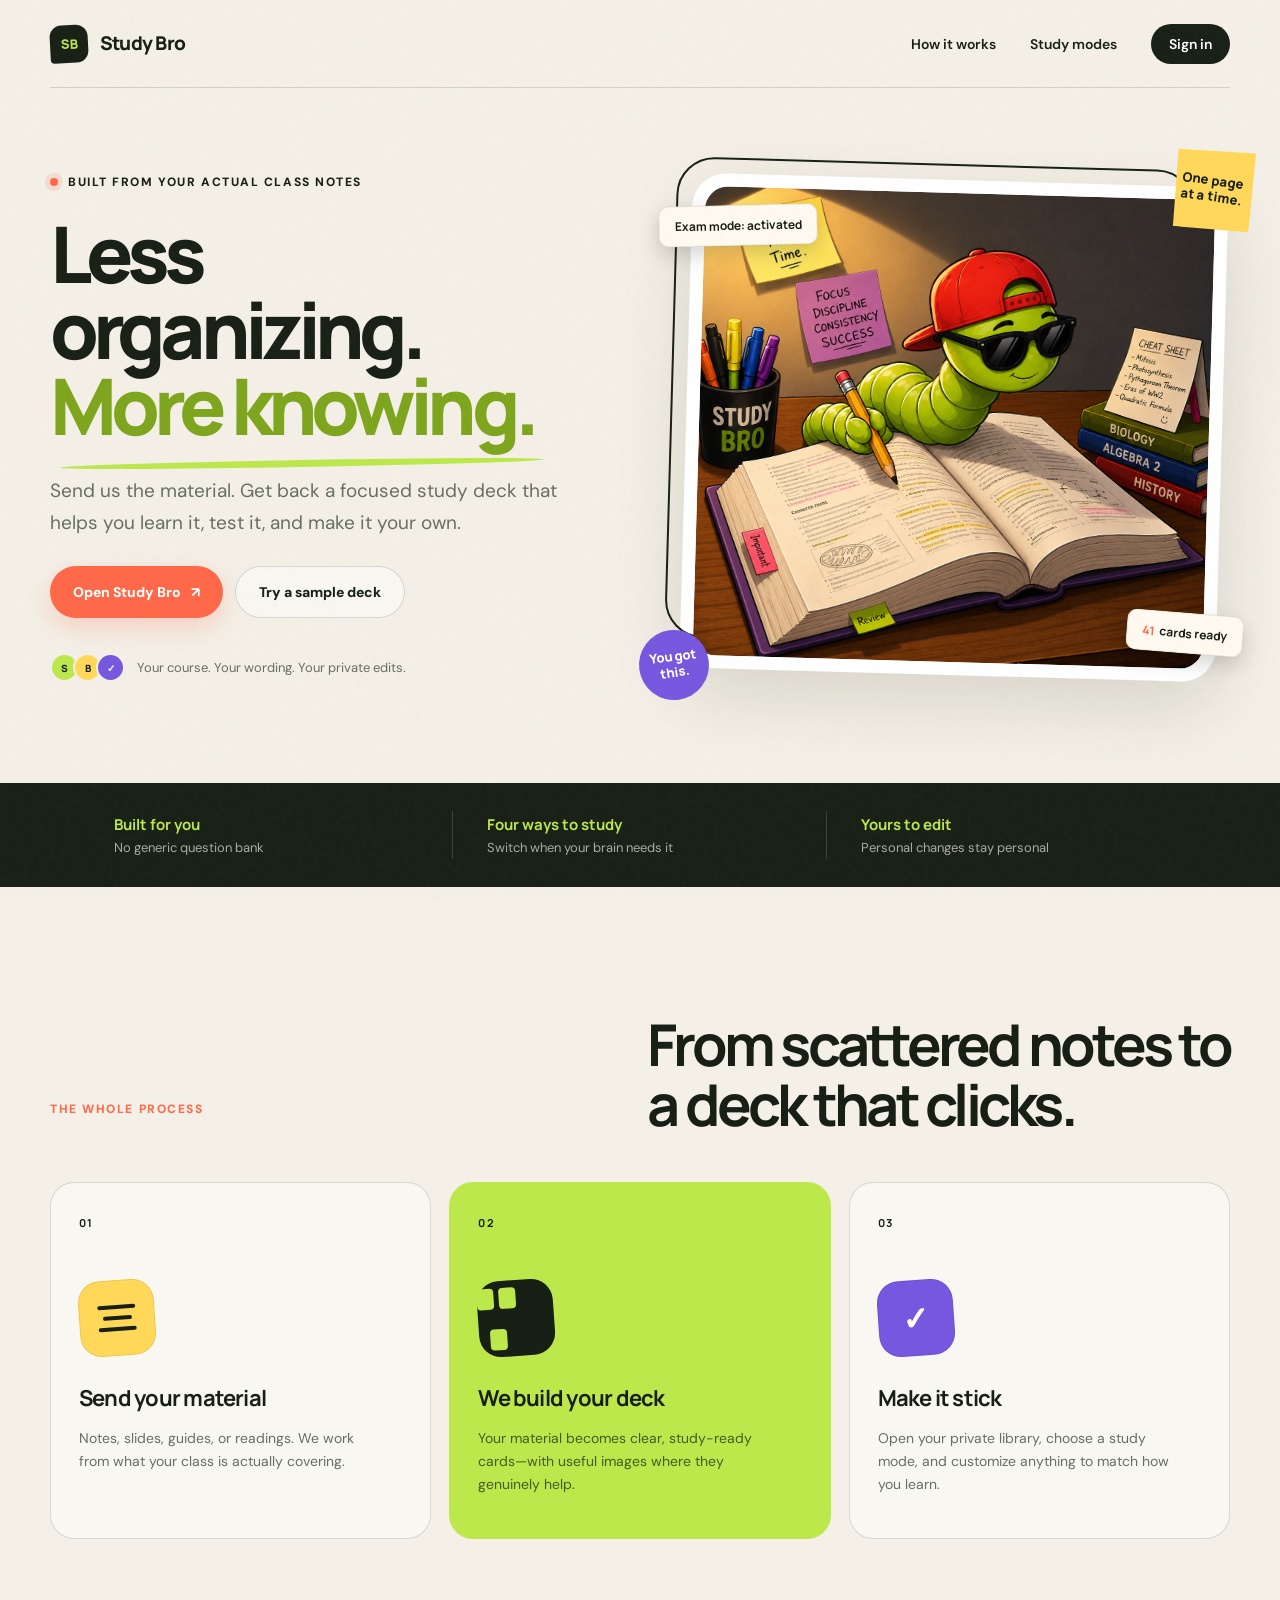
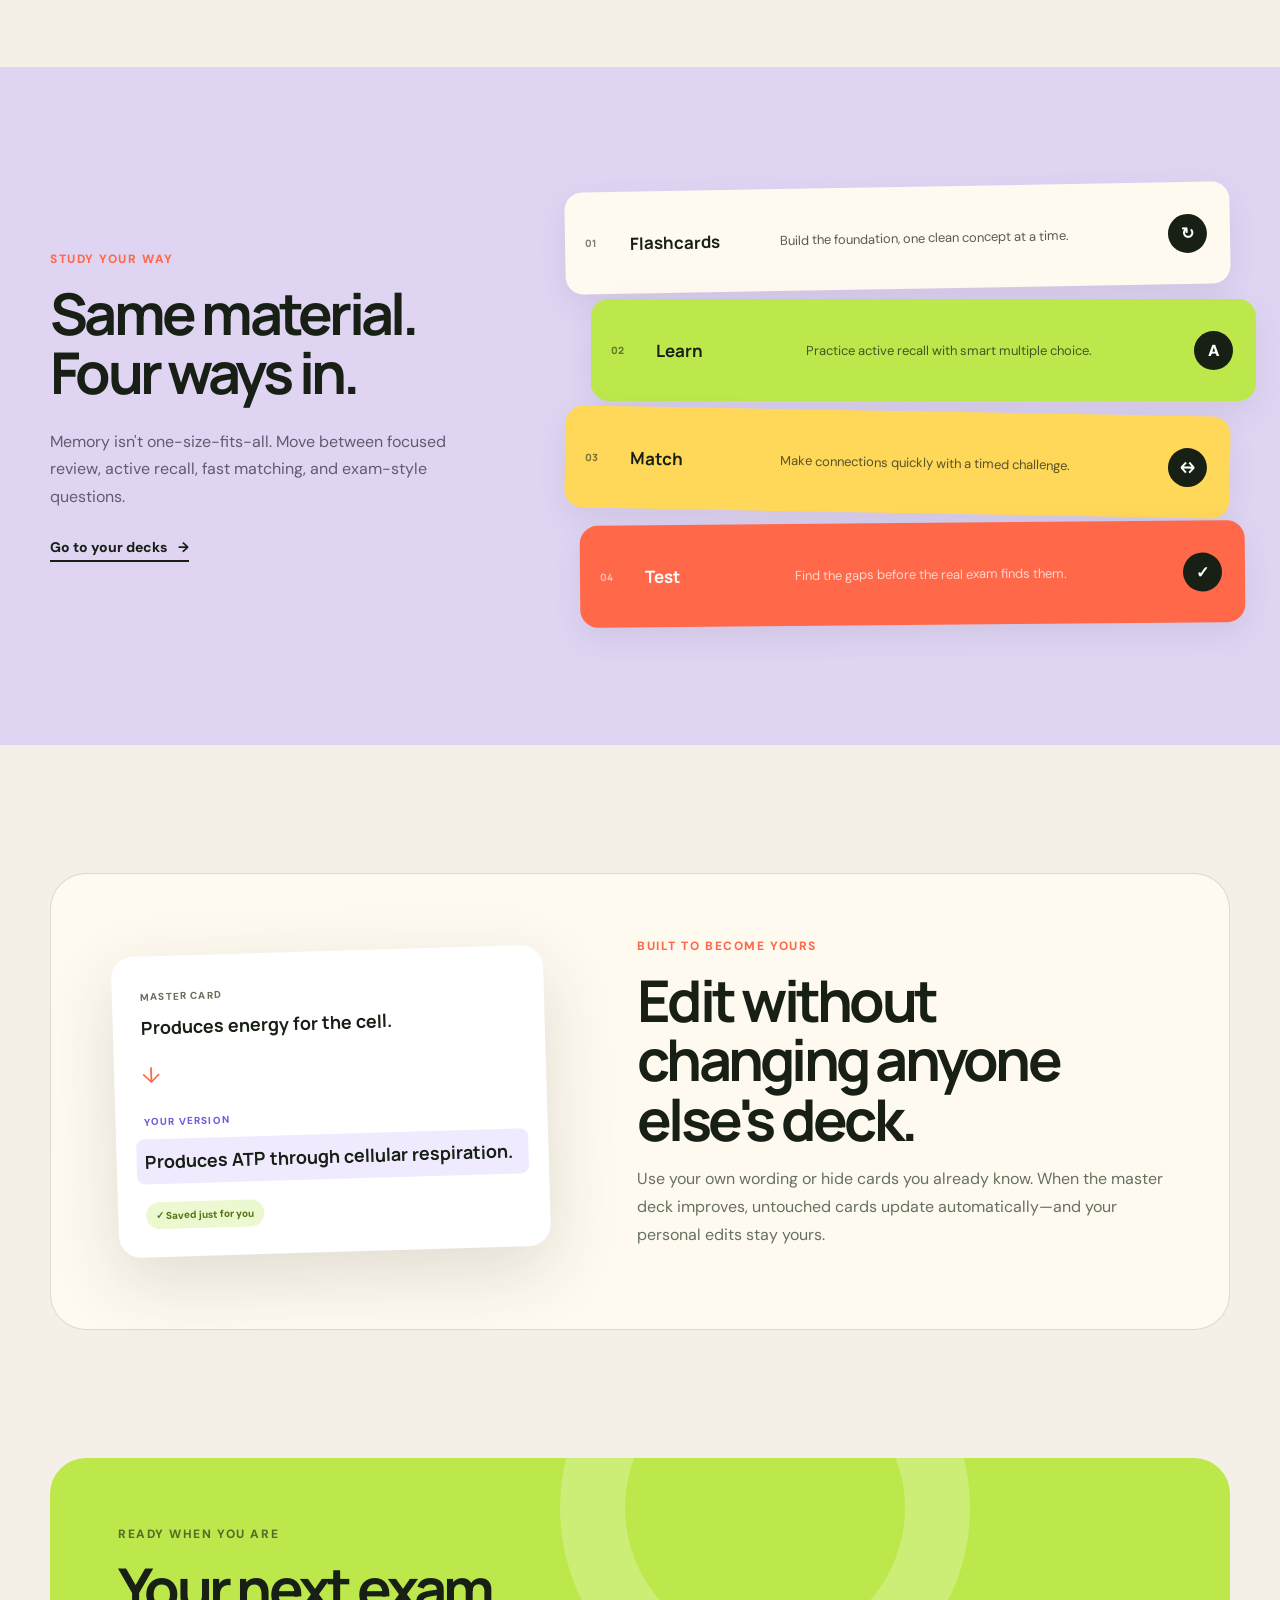
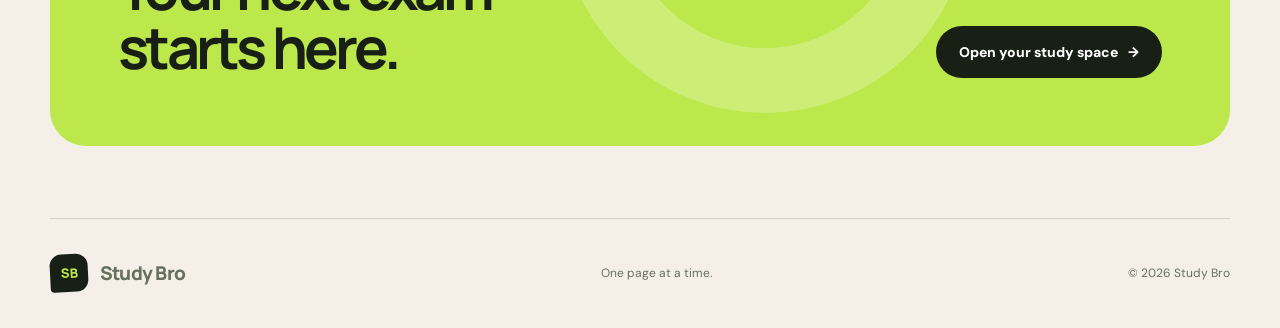
<file: homepage/index.html>
<!doctype html>
<html lang="en">
<head>
  <meta charset="utf-8">
  <meta name="viewport" content="width=device-width, initial-scale=1">
  <meta name="description" content="Study Bro turns your real class notes into focused, editable study decks.">
  <meta name="theme-color" content="#f4f0e7">
  <title>Study Bro — Your notes, ready to study</title>
  <link rel="preconnect" href="https://fonts.googleapis.com">
  <link rel="preconnect" href="https://fonts.gstatic.com" crossorigin>
  <link href="https://fonts.googleapis.com/css2?family=DM+Sans:wght@400;500;600;700&family=Manrope:wght@500;600;700;800&display=swap" rel="stylesheet">
  <link rel="stylesheet" href="styles.css">
</head>
<body>
  <div class="paper-grain" aria-hidden="true"></div>
  <header class="site-header">
    <a class="brand" href="#top" aria-label="Study Bro home">
      <span class="brand-mark">SB</span>
      <span>Study Bro</span>
    </a>
    <nav aria-label="Primary navigation">
      <a href="#how-it-works">How it works</a>
      <a href="#study-modes">Study modes</a>
      <a class="nav-login" data-app-link href="https://study-bro-platform.vercel.app/">Sign in</a>
    </nav>
  </header>

  <main id="top">
    <section class="hero section-shell">
      <div class="hero-copy reveal">
        <div class="eyebrow"><span></span> Built from your actual class notes</div>
        <h1>Less organizing.<br><em>More knowing.</em></h1>
        <p class="hero-lede">Send us the material. Get back a focused study deck that helps you learn it, test it, and make it your own.</p>
        <div class="hero-actions">
          <a class="button button-primary" data-app-link href="https://study-bro-platform.vercel.app/">Open Study Bro <span aria-hidden="true">↗</span></a>
          <a class="button button-quiet" href="https://study-bro-nu.vercel.app/?deck=decks/sample-deck.json">Try a sample deck</a>
        </div>
        <div class="trust-line">
          <span class="avatar-stack" aria-hidden="true"><i>S</i><i>B</i><i>✓</i></span>
          <p>Your course. Your wording. Your private edits.</p>
        </div>
      </div>

      <div class="hero-visual reveal reveal-delay">
        <div class="image-frame">
          <img src="assets/study-bro-hero.png" alt="Study Bro mascot studying at a desk">
          <div class="image-label label-top">Exam mode: activated</div>
          <div class="image-label label-bottom"><strong>41</strong> cards ready</div>
        </div>
        <div class="orbit-note note-one">One page<br>at a time.</div>
        <div class="orbit-note note-two">You got<br>this.</div>
      </div>
    </section>

    <section class="proof-strip" aria-label="Study Bro benefits">
      <div><strong>Built for you</strong><span>No generic question bank</span></div>
      <div><strong>Four ways to study</strong><span>Switch when your brain needs it</span></div>
      <div><strong>Yours to edit</strong><span>Personal changes stay personal</span></div>
    </section>

    <section class="process section-shell" id="how-it-works">
      <div class="section-heading reveal">
        <p class="kicker">The whole process</p>
        <h2>From scattered notes to<br>a deck that clicks.</h2>
      </div>
      <div class="process-grid">
        <article class="process-card reveal">
          <span class="step-number">01</span>
          <div class="step-icon notes-icon" aria-hidden="true"><i></i><i></i><i></i></div>
          <h3>Send your material</h3>
          <p>Notes, slides, guides, or readings. We work from what your class is actually covering.</p>
        </article>
        <article class="process-card featured reveal reveal-delay">
          <span class="step-number">02</span>
          <div class="step-icon build-icon" aria-hidden="true"><i></i><i></i><i></i></div>
          <h3>We build your deck</h3>
          <p>Your material becomes clear, study-ready cards—with useful images where they genuinely help.</p>
        </article>
        <article class="process-card reveal reveal-delay-2">
          <span class="step-number">03</span>
          <div class="step-icon learn-icon" aria-hidden="true">✓</div>
          <h3>Make it stick</h3>
          <p>Open your private library, choose a study mode, and customize anything to match how you learn.</p>
        </article>
      </div>
    </section>

    <section class="modes" id="study-modes">
      <div class="section-shell modes-layout">
        <div class="modes-copy reveal">
          <p class="kicker">Study your way</p>
          <h2>Same material.<br>Four ways in.</h2>
          <p>Memory isn't one-size-fits-all. Move between focused review, active recall, fast matching, and exam-style questions.</p>
          <a class="text-link" data-app-link href="https://study-bro-platform.vercel.app/">Go to your decks <span>→</span></a>
        </div>
        <div class="mode-stack reveal reveal-delay">
          <article class="mode-card mode-flash">
            <span class="mode-index">01</span><h3>Flashcards</h3><p>Build the foundation, one clean concept at a time.</p><span class="mode-glyph">↻</span>
          </article>
          <article class="mode-card mode-learn">
            <span class="mode-index">02</span><h3>Learn</h3><p>Practice active recall with smart multiple choice.</p><span class="mode-glyph">A</span>
          </article>
          <article class="mode-card mode-match">
            <span class="mode-index">03</span><h3>Match</h3><p>Make connections quickly with a timed challenge.</p><span class="mode-glyph">↔</span>
          </article>
          <article class="mode-card mode-test">
            <span class="mode-index">04</span><h3>Test</h3><p>Find the gaps before the real exam finds them.</p><span class="mode-glyph">✓</span>
          </article>
        </div>
      </div>
    </section>

    <section class="personal section-shell">
      <div class="personal-panel reveal">
        <div class="comparison-card" aria-label="Example of a personal card edit">
          <span class="comparison-label">Master card</span>
          <p>Produces energy for the cell.</p>
          <div class="comparison-arrow">↓</div>
          <span class="comparison-label personal-label">Your version</span>
          <p class="personal-copy">Produces ATP through cellular respiration.</p>
          <span class="saved-pill">✓ Saved just for you</span>
        </div>
        <div class="personal-copy-block">
          <p class="kicker">Built to become yours</p>
          <h2>Edit without changing anyone else's deck.</h2>
        <p>Use your own wording or hide cards you already know. When the master deck improves, untouched cards update automatically—and your personal edits stay yours.</p>
        </div>
      </div>
    </section>

    <section class="final-cta section-shell reveal">
      <div>
        <p class="kicker">Ready when you are</p>
        <h2>Your next exam<br>starts here.</h2>
      </div>
      <a class="button button-dark" data-app-link href="https://study-bro-platform.vercel.app/">Open your study space <span>→</span></a>
    </section>
  </main>

  <footer>
    <a class="brand" href="#top"><span class="brand-mark">SB</span><span>Study Bro</span></a>
    <p>One page at a time.</p>
    <p>© <span id="year"></span> Study Bro</p>
  </footer>
  <script src="script.js"></script>
</body>
</html>
</file>
<file: homepage/styles.css>
:root {
  --ink: #182016;
  --muted: #67705f;
  --paper: #f4f0e7;
  --cream: #fffaf0;
  --green: #bce84b;
  --green-dark: #7ea51d;
  --orange: #ff6848;
  --yellow: #ffd85a;
  --purple: #7657df;
  --line: rgba(24, 32, 22, .15);
  --shadow: 0 24px 70px rgba(45, 40, 24, .14);
}

* { box-sizing: border-box; }
html { scroll-behavior: smooth; }
body {
  margin: 0;
  color: var(--ink);
  background: var(--paper);
  font-family: "DM Sans", sans-serif;
  overflow-x: hidden;
}

a { color: inherit; text-decoration: none; }
img { display: block; max-width: 100%; }
.paper-grain {
  position: fixed; inset: 0; pointer-events: none; z-index: 20; opacity: .19;
  background-image: url("data:image/svg+xml,%3Csvg viewBox='0 0 180 180' xmlns='http://www.w3.org/2000/svg'%3E%3Cfilter id='n'%3E%3CfeTurbulence type='fractalNoise' baseFrequency='.95' numOctaves='4' stitchTiles='stitch'/%3E%3C/filter%3E%3Crect width='100%25' height='100%25' filter='url(%23n)' opacity='.14'/%3E%3C/svg%3E");
}

.site-header, .section-shell, footer { width: min(1180px, calc(100% - 48px)); margin-inline: auto; }
.site-header {
  height: 88px; display: flex; align-items: center; justify-content: space-between;
  border-bottom: 1px solid var(--line); position: relative; z-index: 5;
}
.brand { display: inline-flex; align-items: center; gap: 12px; font: 800 19px/1 "Manrope"; letter-spacing: -.04em; }
.brand-mark {
  width: 38px; height: 38px; display: grid; place-items: center; border-radius: 12px 12px 12px 4px;
  background: var(--ink); color: var(--green); font-size: 13px; letter-spacing: -.04em; transform: rotate(-3deg);
}
nav { display: flex; align-items: center; gap: 34px; font-size: 14px; font-weight: 600; }
nav a { transition: opacity .2s ease, transform .2s ease; }
nav a:hover { opacity: .65; }
.nav-login { padding: 11px 18px; color: white; background: var(--ink); border-radius: 100px; }

.hero { min-height: 690px; display: grid; grid-template-columns: .96fr 1.04fr; align-items: center; gap: 76px; padding-block: 76px 84px; }
.eyebrow, .kicker { text-transform: uppercase; letter-spacing: .13em; font-size: 12px; font-weight: 800; }
.eyebrow { display: flex; align-items: center; gap: 10px; margin-bottom: 26px; }
.eyebrow span { width: 8px; height: 8px; border-radius: 50%; background: var(--orange); box-shadow: 0 0 0 5px rgba(255,104,72,.15); }
h1, h2, h3 { margin: 0; font-family: "Manrope", sans-serif; }
h1 { font-size: clamp(57px, 6.1vw, 91px); line-height: .97; letter-spacing: -.075em; font-weight: 800; }
h1 em { color: var(--green-dark); font-style: normal; position: relative; }
h1 em::after { content: ""; position: absolute; height: 7px; bottom: -9px; left: 2%; right: -2%; background: var(--green); border-radius: 50%; transform: rotate(-1deg); }
.hero-lede { max-width: 570px; margin: 32px 0 28px; color: var(--muted); font-size: 19px; line-height: 1.65; }
.hero-actions { display: flex; gap: 12px; flex-wrap: wrap; }
.button { min-height: 52px; padding: 0 23px; border-radius: 100px; display: inline-flex; justify-content: center; align-items: center; gap: 10px; font-weight: 800; font-size: 14px; transition: transform .2s ease, box-shadow .2s ease; }
.button:hover { transform: translateY(-2px); }
.button-primary { background: var(--orange); color: white; box-shadow: 0 9px 24px rgba(255,104,72,.24); }
.button-quiet { border: 1px solid var(--line); background: rgba(255,255,255,.48); }
.trust-line { margin-top: 28px; display: flex; align-items: center; gap: 12px; color: var(--muted); font-size: 13px; }
.avatar-stack { display: flex; }
.avatar-stack i { width: 29px; height: 29px; display: grid; place-items: center; margin-left: -6px; border: 2px solid var(--paper); border-radius: 50%; background: var(--yellow); color: var(--ink); font: normal 800 10px "Manrope"; }
.avatar-stack i:first-child { margin-left: 0; background: var(--green); }
.avatar-stack i:last-child { background: var(--purple); color: white; }

.hero-visual { position: relative; padding: 16px 8px 24px 30px; }
.image-frame { position: relative; padding: 13px; background: #fff; border-radius: 34px; box-shadow: var(--shadow); transform: rotate(1.6deg); }
.image-frame::before { content: ""; position: absolute; inset: -16px 34px 30px -16px; border: 2px solid var(--ink); border-radius: 38px; z-index: -1; }
.image-frame img { aspect-ratio: 1 / .92; width: 100%; object-fit: cover; object-position: 50% 46%; border-radius: 23px; }
.image-label { position: absolute; padding: 11px 15px; background: var(--cream); border: 1px solid rgba(0,0,0,.1); box-shadow: 0 8px 20px rgba(0,0,0,.16); border-radius: 10px; font: 700 12px "Manrope"; transform: rotate(-3deg); }
.label-top { top: 31px; left: -33px; }
.label-bottom { bottom: 28px; right: -27px; transform: rotate(3deg); }
.label-bottom strong { color: var(--orange); margin-right: 3px; }
.orbit-note { position: absolute; display: grid; place-items: center; text-align: center; font: 800 13px/1.2 "Manrope"; }
.note-one { width: 84px; height: 84px; background: var(--yellow); top: -17px; right: -24px; transform: rotate(8deg); clip-path: polygon(4% 8%,96% 1%,100% 95%,10% 100%); }
.note-two { width: 70px; height: 70px; border-radius: 50%; color: white; background: var(--purple); bottom: -1px; left: -17px; transform: rotate(-8deg); }

.proof-strip { display: grid; grid-template-columns: repeat(3, 1fr); padding: 28px max(24px, calc((100vw - 1120px)/2)); background: var(--ink); color: white; }
.proof-strip div { padding: 3px 34px; border-right: 1px solid rgba(255,255,255,.16); }
.proof-strip div:last-child { border: 0; }
.proof-strip strong, .proof-strip span { display: block; }
.proof-strip strong { font: 700 15px "Manrope"; color: var(--green); }
.proof-strip span { margin-top: 4px; opacity: .62; font-size: 13px; }

.process { padding-block: 128px; }
.section-heading { display: flex; justify-content: space-between; align-items: end; margin-bottom: 48px; }
.kicker { color: var(--orange); margin: 0 0 17px; }
h2 { font-size: clamp(40px, 4.5vw, 66px); line-height: 1.03; letter-spacing: -.065em; }
.process-grid { display: grid; grid-template-columns: repeat(3, 1fr); gap: 18px; }
.process-card { min-height: 355px; padding: 28px; border: 1px solid var(--line); border-radius: 24px; background: rgba(255,255,255,.48); position: relative; overflow: hidden; }
.process-card.featured { background: var(--green); border-color: transparent; transform: translateY(22px) rotate(1deg); }
.step-number { font: 700 11px "Manrope"; letter-spacing: .12em; }
.step-icon { width: 76px; height: 76px; margin: 48px 0 27px; border-radius: 22px; background: var(--yellow); display: grid; place-items: center; transform: rotate(-4deg); box-shadow: inset 0 0 0 1px rgba(0,0,0,.08); }
.featured .step-icon { background: var(--ink); }
.notes-icon { padding: 19px; align-content: center; gap: 7px; }
.notes-icon i { display: block; width: 38px; height: 4px; border-radius: 2px; background: var(--ink); }
.notes-icon i:nth-child(2) { width: 29px; }
.build-icon { grid-template-columns: repeat(2, 17px); gap: 5px; }
.build-icon i { width: 17px; height: 21px; background: var(--green); border-radius: 4px; }
.build-icon i:last-child { grid-column: 1 / 3; justify-self: center; }
.learn-icon { font: 900 32px "Manrope"; color: white; background: var(--purple); }
.process-card h3 { font-size: 22px; letter-spacing: -.035em; }
.process-card p { color: var(--muted); line-height: 1.65; font-size: 14px; max-width: 300px; }
.featured p { color: rgba(24,32,22,.7); }

.modes { padding-block: 120px; background: #dfd5f3; }
.modes-layout { display: grid; grid-template-columns: .78fr 1.22fr; gap: 90px; align-items: center; }
.modes-copy > p:not(.kicker) { color: #625b6e; font-size: 16px; line-height: 1.7; max-width: 410px; margin: 26px 0; }
.text-link { display: inline-flex; gap: 11px; align-items: center; padding-bottom: 4px; border-bottom: 2px solid var(--ink); font-weight: 800; font-size: 14px; }
.mode-stack { display: grid; gap: 10px; }
.mode-card { min-height: 102px; padding: 20px 74px 20px 20px; display: grid; grid-template-columns: 45px 150px 1fr; align-items: center; border-radius: 18px; position: relative; box-shadow: 0 11px 30px rgba(55,43,81,.09); transition: transform .2s ease; }
.mode-card:hover { transform: translateX(-5px); }
.mode-card h3 { font-size: 17px; }
.mode-card p { font-size: 13px; opacity: .72; }
.mode-index { font: 800 10px "Manrope"; opacity: .55; }
.mode-glyph { position: absolute; right: 23px; width: 39px; height: 39px; border-radius: 50%; display: grid; place-items: center; color: white; background: var(--ink); font-weight: 900; }
.mode-flash { background: var(--cream); transform: rotate(-1deg); }
.mode-learn { background: var(--green); transform: translateX(26px); }
.mode-match { background: var(--yellow); transform: rotate(1deg); }
.mode-test { background: var(--orange); color: white; transform: translateX(15px) rotate(-.5deg); }

.personal { padding-block: 128px; }
.personal-panel { padding: 64px; border-radius: 36px; background: var(--cream); border: 1px solid var(--line); display: grid; grid-template-columns: .9fr 1.1fr; gap: 90px; align-items: center; }
.comparison-card { padding: 28px; border-radius: 22px; background: white; box-shadow: var(--shadow); transform: rotate(-1.7deg); }
.comparison-label { text-transform: uppercase; color: var(--muted); font-size: 10px; font-weight: 800; letter-spacing: .12em; }
.comparison-card p { margin: 10px 0 0; font: 700 18px/1.4 "Manrope"; }
.comparison-arrow { margin: 20px 0; color: var(--orange); font-size: 22px; }
.personal-label { color: var(--purple); }
.comparison-card .personal-copy { background: #f0eaff; margin: 9px -8px 18px; padding: 10px 8px; border-radius: 8px; }
.saved-pill { display: inline-block; padding: 7px 10px; border-radius: 100px; background: #ecf8cf; color: #577613; font-size: 10px; font-weight: 800; }
.personal-copy-block > p:last-child { color: var(--muted); line-height: 1.75; font-size: 16px; }

.final-cta { margin-bottom: 72px; padding: 68px; border-radius: 36px; background: var(--green); display: flex; align-items: end; justify-content: space-between; overflow: hidden; position: relative; }
.final-cta::after { content: ""; position: absolute; width: 280px; height: 280px; border: 65px solid rgba(255,255,255,.24); border-radius: 50%; right: 22%; top: -155px; }
.final-cta .kicker { color: rgba(24,32,22,.62); }
.button-dark { background: var(--ink); color: white; position: relative; z-index: 1; }
footer { min-height: 110px; border-top: 1px solid var(--line); display: flex; align-items: center; justify-content: space-between; color: var(--muted); font-size: 12px; }

.reveal { opacity: 0; transform: translateY(20px); transition: opacity .7s ease, transform .7s ease; }
.reveal.visible { opacity: 1; transform: translateY(0); }
.reveal-delay { transition-delay: .12s; }
.reveal-delay-2 { transition-delay: .24s; }

@media (max-width: 900px) {
  .hero { grid-template-columns: 1fr; padding-top: 60px; gap: 56px; }
  .hero-copy { max-width: 680px; }
  .hero-visual { max-width: 620px; margin-inline: auto; }
  .proof-strip { grid-template-columns: 1fr; gap: 15px; }
  .proof-strip div { border: 0; border-bottom: 1px solid rgba(255,255,255,.14); padding: 8px 0 16px; }
  .process-grid { grid-template-columns: 1fr; }
  .process-card.featured { transform: none; }
  .process-card { min-height: auto; }
  .step-icon { margin-block: 35px 22px; }
  .modes-layout, .personal-panel { grid-template-columns: 1fr; gap: 55px; }
  .final-cta { align-items: flex-start; flex-direction: column; gap: 38px; }
}

@media (max-width: 620px) {
  .site-header, .section-shell, footer { width: min(100% - 30px, 1180px); }
  .site-header { height: 74px; }
  nav a:not(.nav-login) { display: none; }
  .hero { padding-block: 52px 72px; }
  h1 { font-size: 52px; }
  .hero-lede { font-size: 17px; }
  .button { width: 100%; }
  .hero-visual { padding-left: 8px; }
  .label-top { left: -6px; }
  .label-bottom { right: -6px; }
  .note-one { right: -6px; }
  .note-two { left: -4px; }
  .process { padding-block: 88px 105px; }
  .modes { padding-block: 88px; }
  .mode-card { grid-template-columns: 35px 1fr; padding-right: 62px; }
  .mode-card p { grid-column: 2; margin-bottom: 0; }
  .mode-learn, .mode-test { transform: none; }
  .personal { padding-block: 88px; }
  .personal-panel { padding: 25px; border-radius: 26px; gap: 45px; }
  .final-cta { padding: 39px 26px; }
  footer { padding-block: 30px; gap: 20px; flex-wrap: wrap; }
}

@media (prefers-reduced-motion: reduce) {
  html { scroll-behavior: auto; }
  .reveal { opacity: 1; transform: none; transition: none; }
}
</file>
